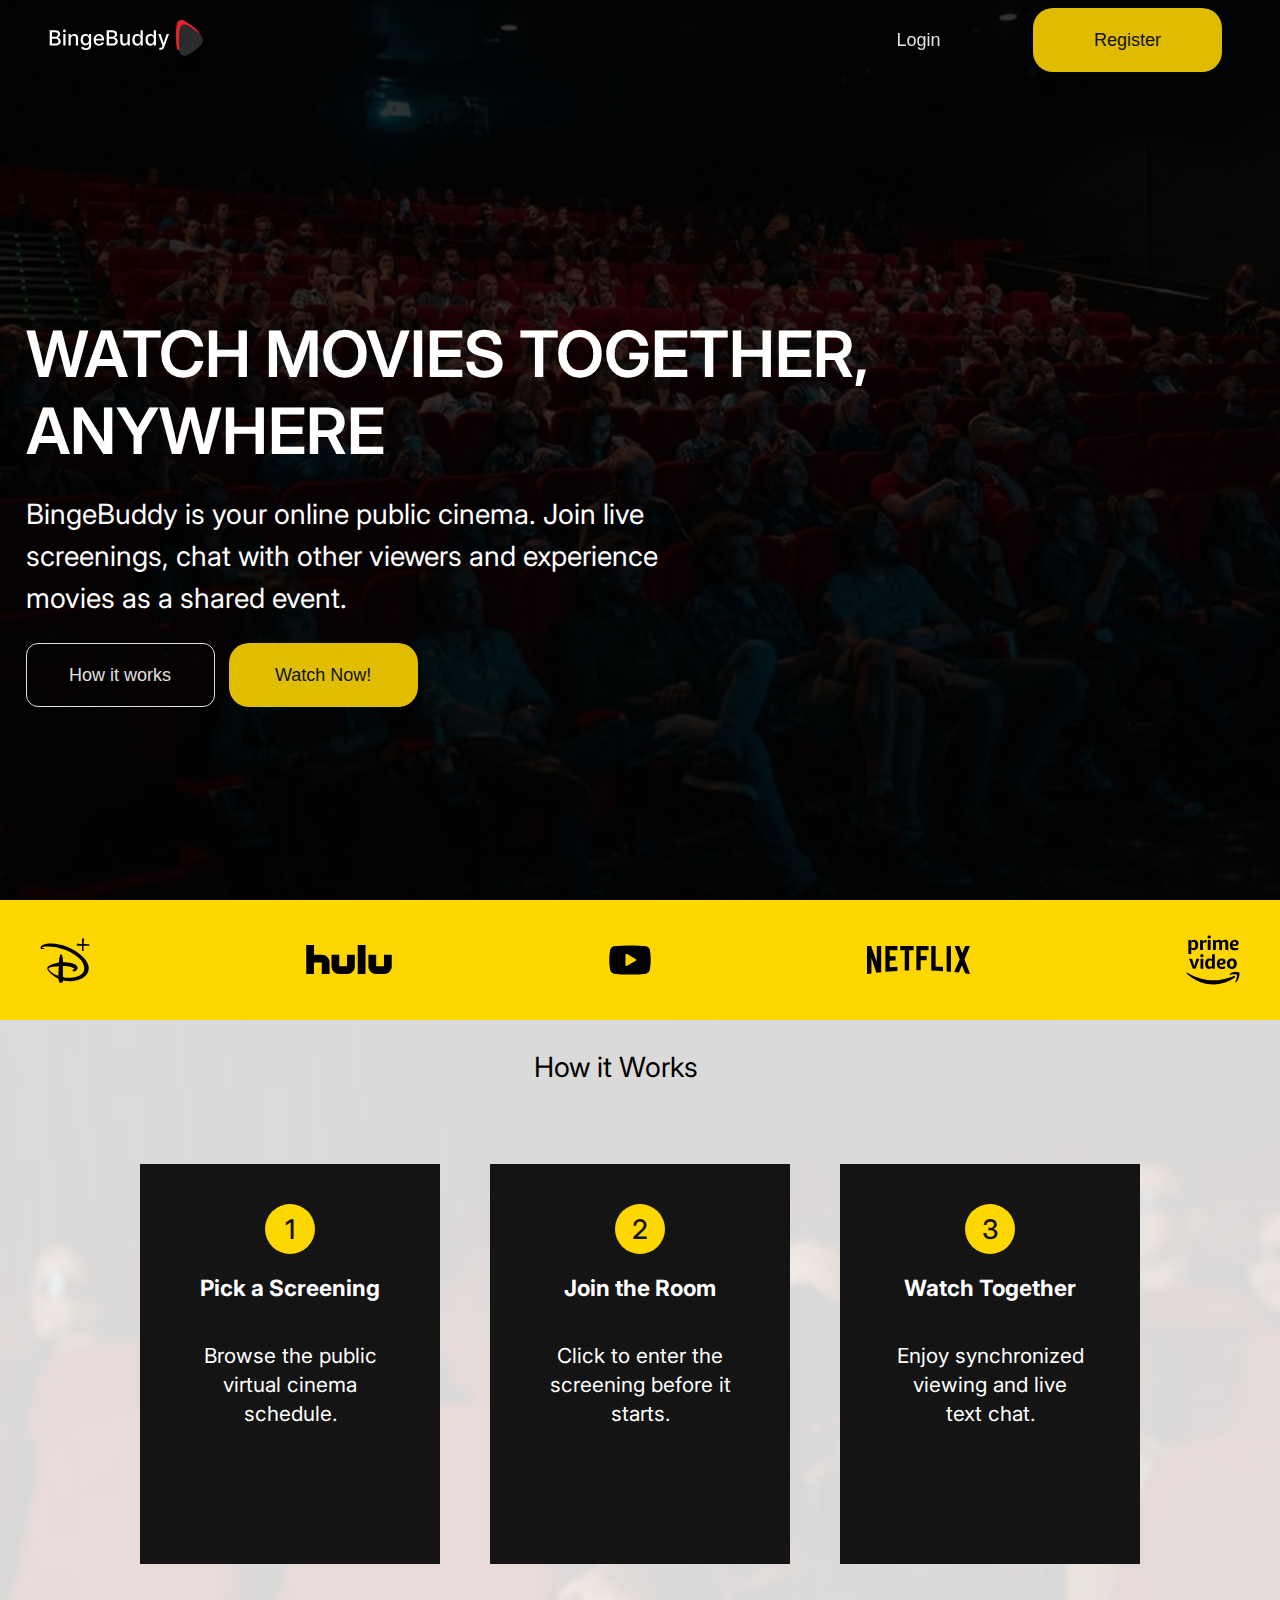
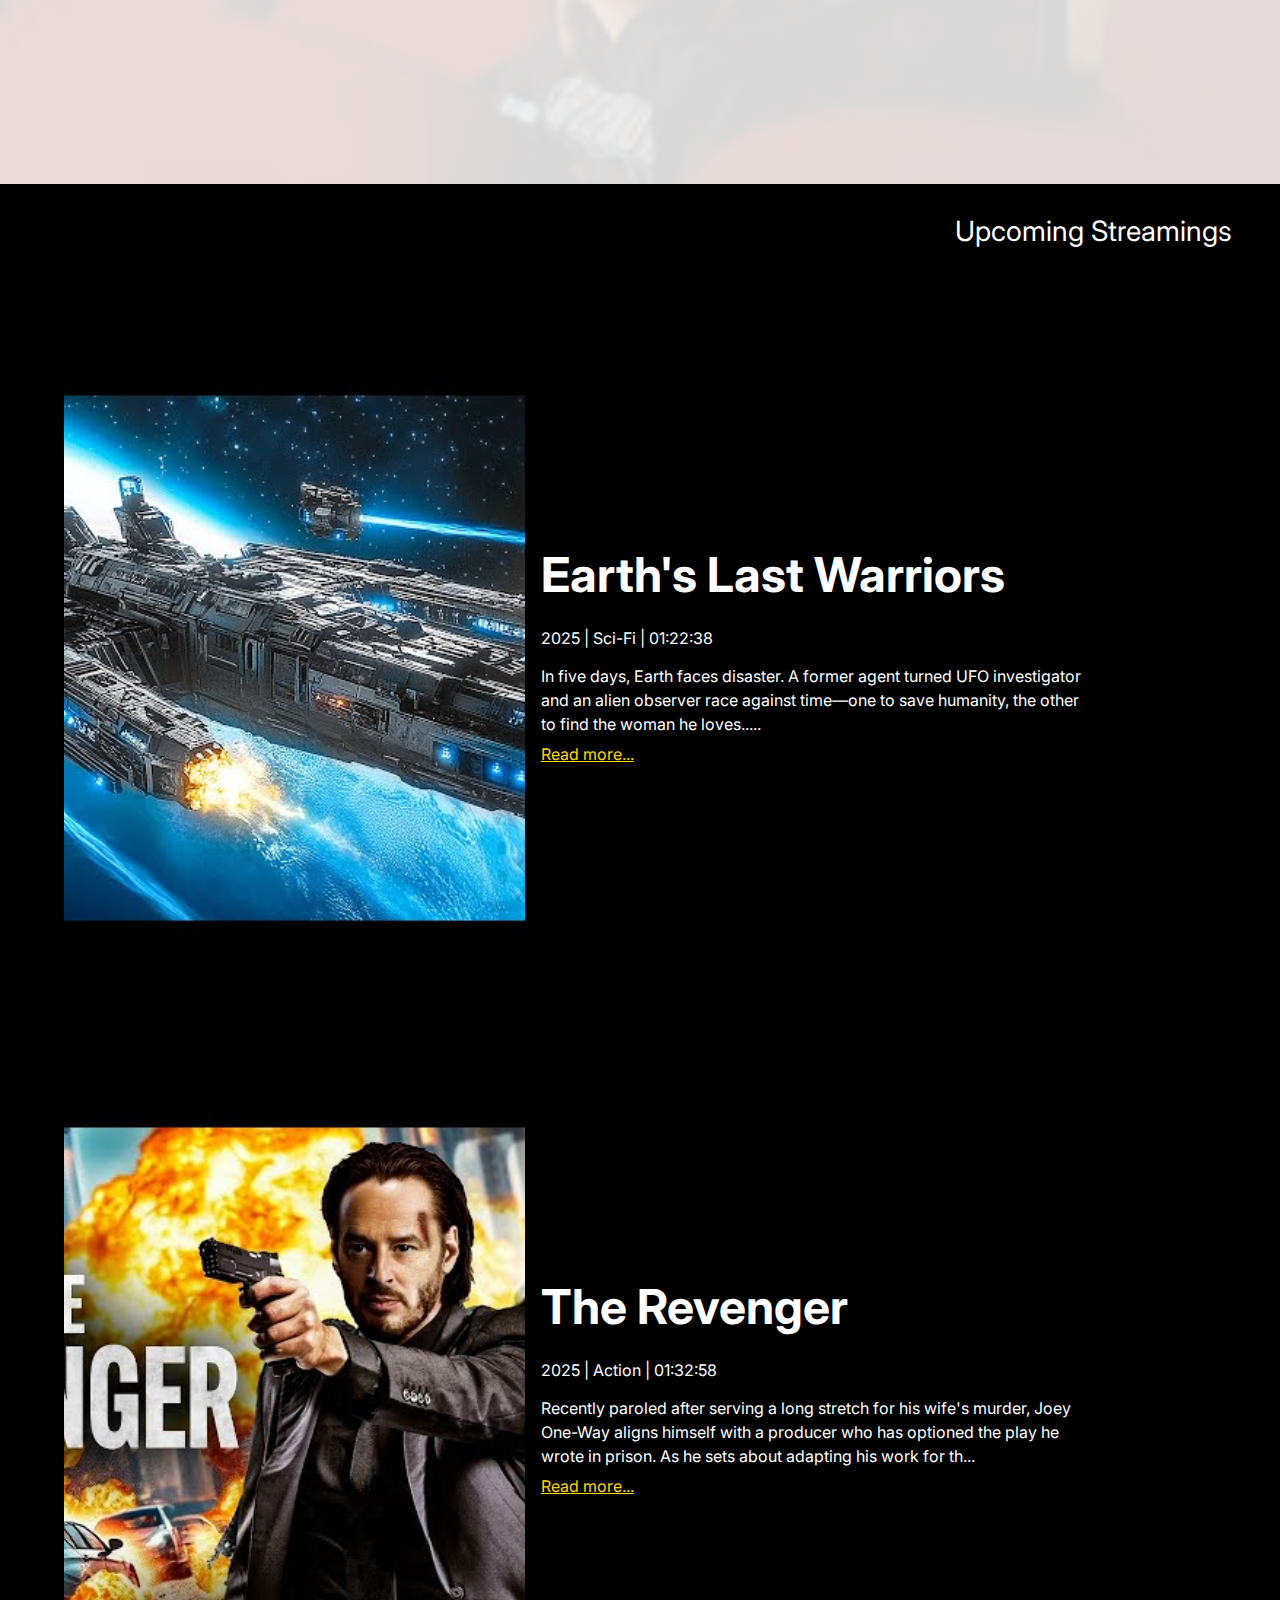
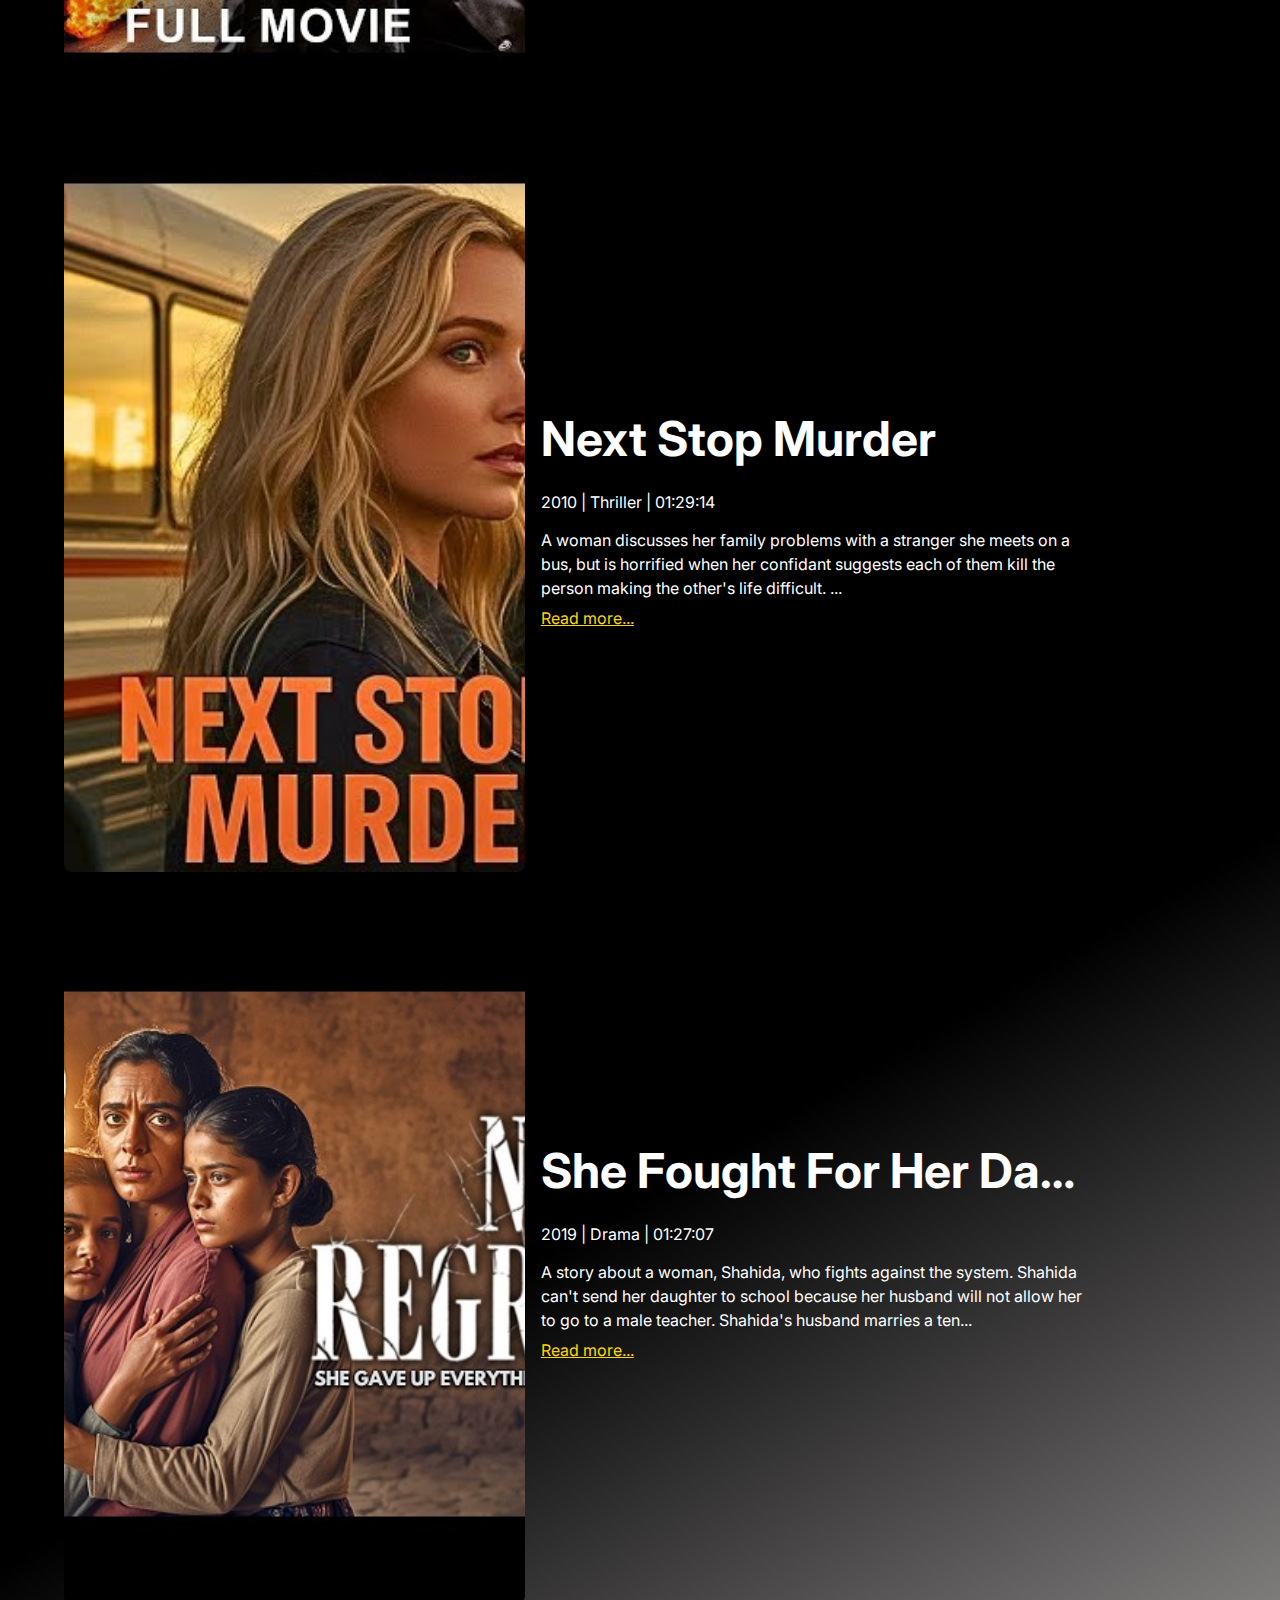
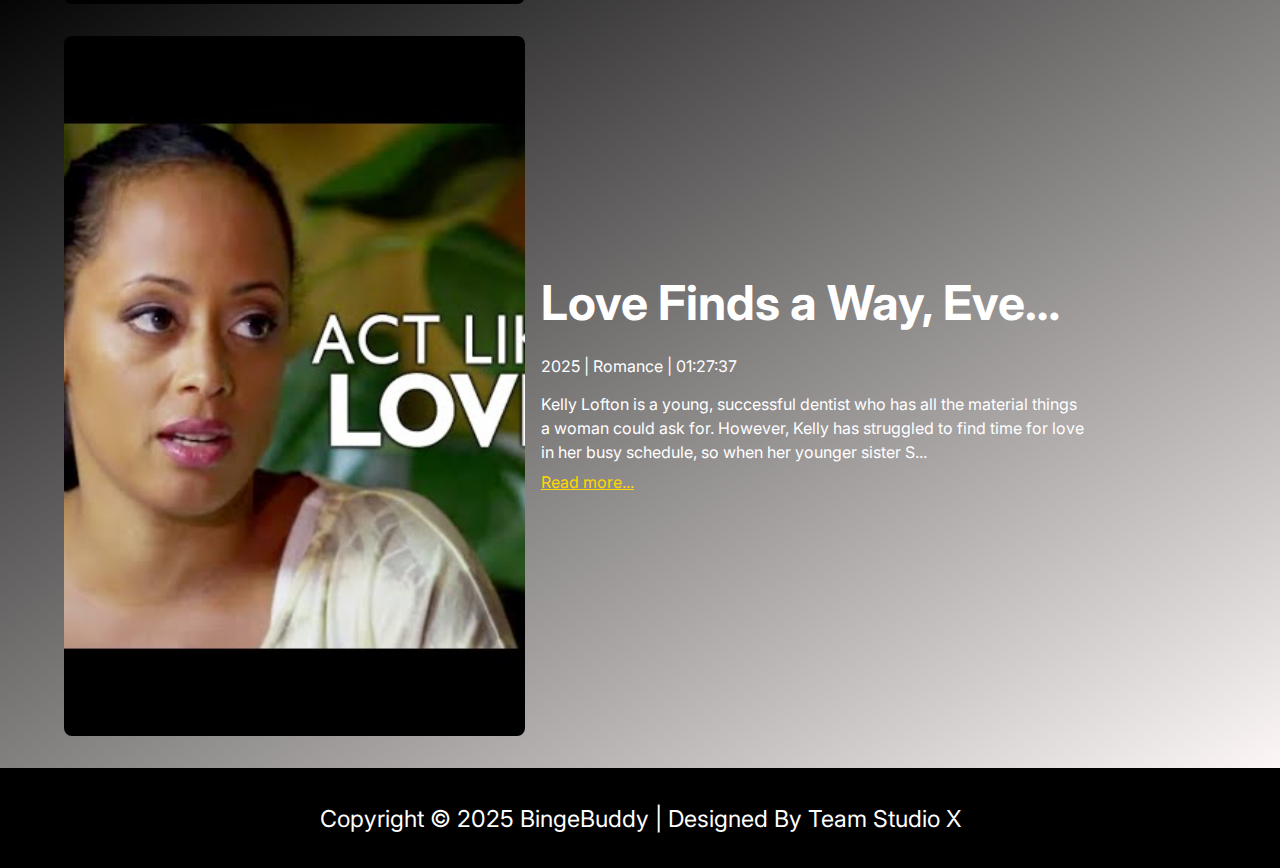
<file: index.html>
<!DOCTYPE html>
<html lang="en">

<head>
  <meta charset="UTF-8">
  <meta name="viewport" content="width=device-width, initial-scale=1.0">

  <title>BingeBuddy | Stream Your Favorite Shows, Movies and Drama With Family and Friends</title>

  <!-- CUSTOM CSS-->
  <link rel="stylesheet" type="text/css" href="styles/index.css" type="text/css">
</head>

<body>
  <header id="header">
    <a href="index.html"><img src="images/brandlogo.svg" alt="BingeBuddy Logo" id="brand"></a>
    <nav id="navLinks">
      <ul>
        <li>
          <a href="login.html">
            <button id="loginCta">
              Login
            </button>
          </a>
        </li>
        <li>
          <a href="signup.html">
            <button id="registerCta">
              Register
            </button>
          </a>
        </li>
      </ul>
    </nav>
    <div class="toggler"><img src="images/ci_hamburger-lg.png" alt="Menu Toggle"></div>
  </header>

  <main>
    <section id="homePage" class="page">
      <div id="container">
        <div id="title">
          <h1>WATCH MOVIES TOGETHER,<br>
            ANYWHERE</h1>
        </div><!-- #title -->
        <div class="article">
          <p>BingeBuddy is your online public cinema. Join live <br> screenings, chat with other viewers and experience
            <br>movies as a shared event.
          </p>
        </div>
        <div><!-- .article -->
          <button class="how-it-works"><a href="#page">How it works</a></button>
          <button class="watch-now"><a href="login.html">Watch Now!</a></button>
        </div>
      </div><!-- #container -->
    </section><!-- #homePage -->

    <section class="sites">
      <img src="images/logo-disney.svg" alt="Disney" id="disney">
      <img src="images/logo-hulu.svg" alt="Hulu" id="hulu">
      <img src="images/logo-youtube.svg" alt="Youtube" id="youtube">
      <img src="images/logo-netflix.svg" alt="Netflix" id="netflix">
      <img src="images/logo-prime.svg" alt="Prime videos" id="prime">
    </section><!-- sites -->

    <section class="page" id="page">
      <div>
        <div class="title">How it Works</div>
        <div id="theFlow">
          <div class="process">
            <p class="flow-count">1</p>
            <h2>Pick a Screening</h2>
            <p class="text_process">Browse the public <br>virtual cinema <br> schedule.</p>
          </div><!-- .process -->

          <div class="process">
            <p class="flow-count">2</p>
            <h2>Join the Room</h2>
            <p class="text_process">Click to enter the <br>screening before it <br> starts.</p>
          </div><!-- .process -->

          <div class="process">
            <p class="flow-count">3</p>
            <h2>Watch Together</h2>
            <p class="text_process">Enjoy synchronized <br>viewing and live <br> text chat.</p>
          </div><!-- .process -->
        </div><!-- #theFlow -->
      </div>
    </section>
    <section class="page2">
      <div class="title"><a href="login.html">Upcoming Streamings</a></div>
      <div class="movie-list" id="movieList">
        <!-- Cards will be added dynamically -->
      </div>
    </section>
  </main>
  <footer>
    <small>Copyright &#169; 2025 BingeBuddy | Designed By Team Studio X</small>
  </footer>
  <script src="Js/index.js"></script>
</body>

</html>
</file>
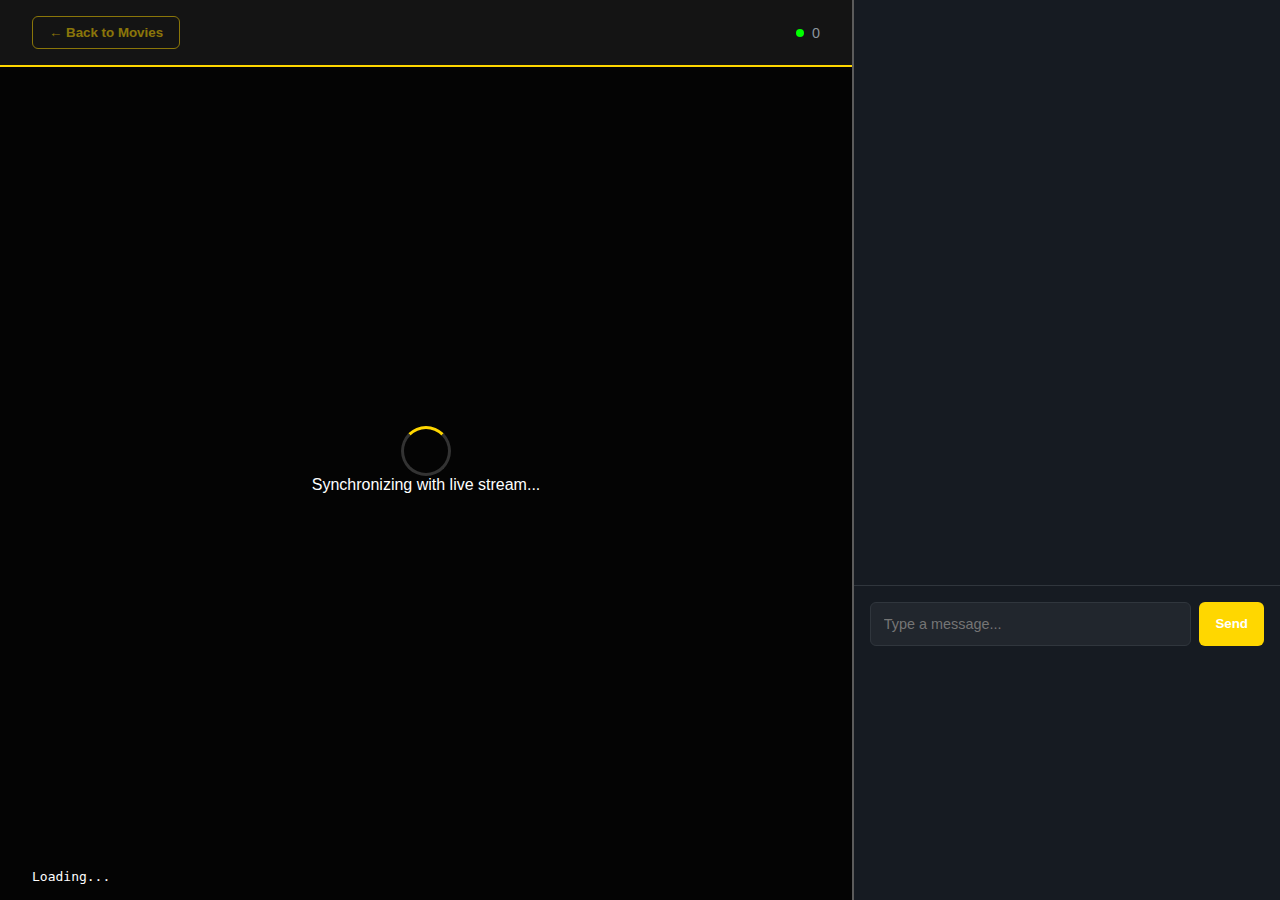
<file: cinema.html>
<!DOCTYPE html>
<html lang="en">

<head>
    <meta charset="UTF-8" />
    <meta name="viewport" content="width=device-width, initial-scale=1.0" />
    <title>Virtual Cinema - Live Viewing</title>
    <link rel="stylesheet" href="styles/cinema.css" />
</head>

<body>
    <div class="cinema-container">
        <div class="video-section">
            <div class="video-header">
                <div>
                    <button class="back-btn" onclick="goBack()">← Back to Movies</button>
                </div>
                <div class="sync-status">
                    <div class="sync-indicator"></div>
                    <span id="viewerCount">0</span>
                </div>
            </div>

            <div class="video-container">
                <div id="clickOverlay" style="position: absolute; top: 0; left: 0; right: 0; bottom: 0; z-index: 10;">
                </div>
                <div class="loading-overlay" id="loadingOverlay">
                    <div class="spinner"></div>
                    <div>Synchronizing with live stream...</div>
                </div>
                <div id="videoFrame" class="video-frame"></div>
            </div>

            <div class="video-controls">
                <div class="time-display" id="timeDisplay">
                    Loading...
                </div>
            </div>
        </div>

        <div class="chat-section">
            <div class="chat-messages" id="chatMessages">
            </div>

            <div class="chat-input">
                <div class="input-group">
                    <input type="text" class="chat-text-input" id="chatInput" placeholder="Type a message..."
                        onkeypress="handleChatKeyPress(event)" />
                    <button class="send-btn" onclick="sendMessage()">Send</button>
                </div>
            </div>
        </div>
    </div>

    <script src="https://www.youtube.com/iframe_api"></script>
    <script src="Js/cinema.js"></script>
</body>

</html>
</file>
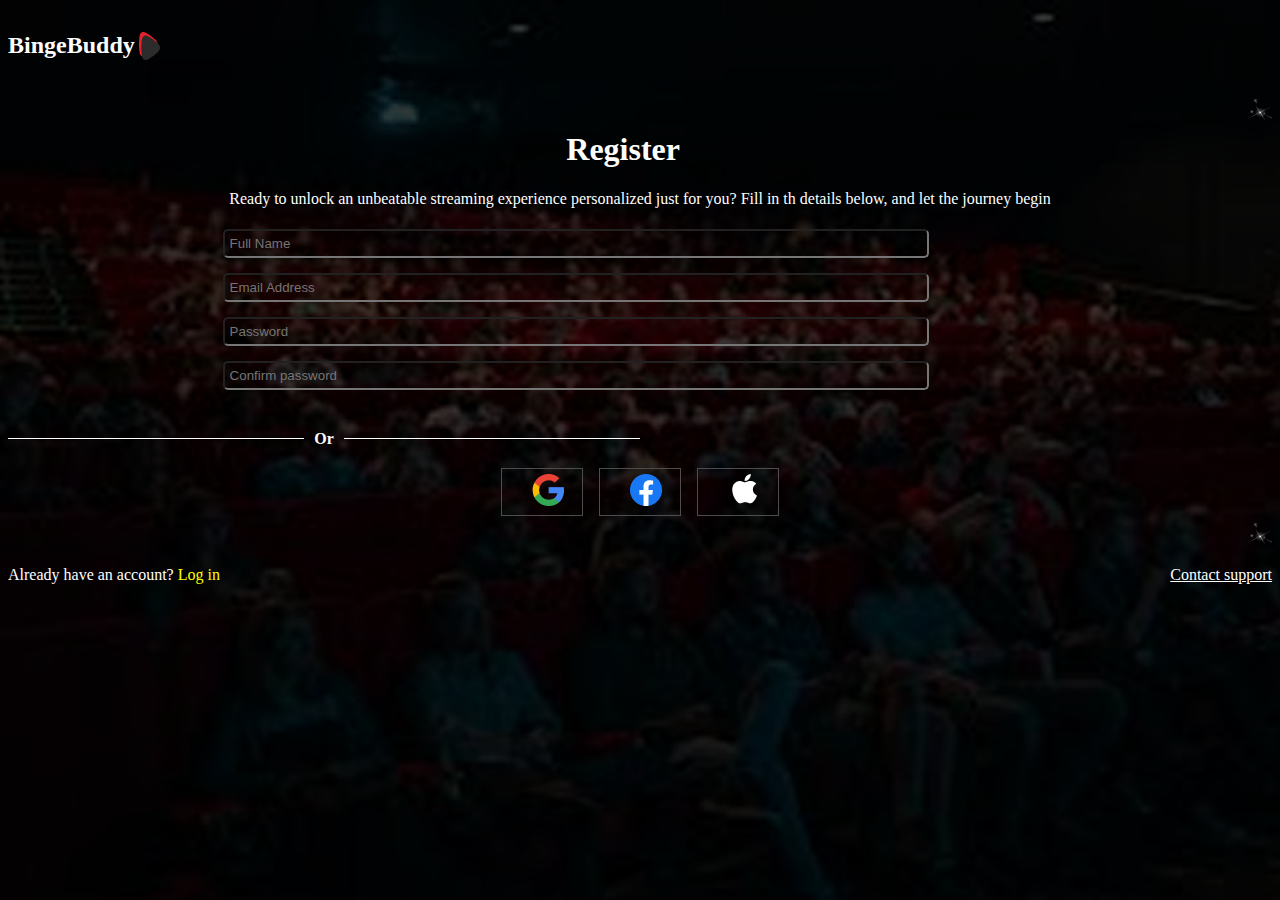
<file: index3.html>
<!DOCTYPE html>
<html lang="en">
  <head>
    <meta charset="UTF-8" />
    <meta name="viewport" content="width=device-width, initial-scale=1.0" />
    <title>Document</title>
    <link rel="stylesheet" href="style2.css" />
  </head>
  <body>
    <h4 class="brand">
      BingeBuddy <img src="Group 1.png" class="logo" /><br />
    </h4>
    <img src="Livello 8 (1).png" class="design" style="height: 50px" /><br />
    <div class="container">
      <h1>Register</h1>
      <p class="paragraph">
        Ready to unlock an unbeatable streaming experience personalized just for
        you? Fill in th details below, and let the journey begin
      </p>

      <div class="textarea">
        <input
          type="text"
          id="fullname"
          placeholder="Full Name"
          required
          class="textarea"
        /><br />

        <input
          type="email"
          id="email"
          placeholder="Email Address"
          required
          class="textarea"
        /><br />

        <input
          type="text"
          id="password"
          placeholder="Password"
          required
          class="textarea"
        /><br />

        <input
          type="password"
          id="confirmpassword"
          placeholder="Confirm password"
          required
          class="textarea"
        /><br />
      </div>
      <div class="hrWrap">
        <div class="divider">
  
       <span>Or</span>
     
      
        </div>
      </div>

      <div class="mgSocial">
      <a href="www.google.com"   class="social"><img class="" src="Social icon.png"></a> </a>
      <a href="www.facebook.com"  class="social" ><img src="Social icon (3).png" /></a>
      <a href="www.apple.com" class="social"><img src="./Social icon (1).png"/></a>
    </div>

    <img src="Livello 8 (1).png" class="design" style="height: 50px;"/>

    <div class="time">
      <div>
        Already have an account? <a href="index.html" class="anchor">Log in</a>
      </div>
      <div class="contact">
        <a href="contactsupport" class="contact"> Contact support </a>
      </div>
    </div>
  </body>
</html>
</file>
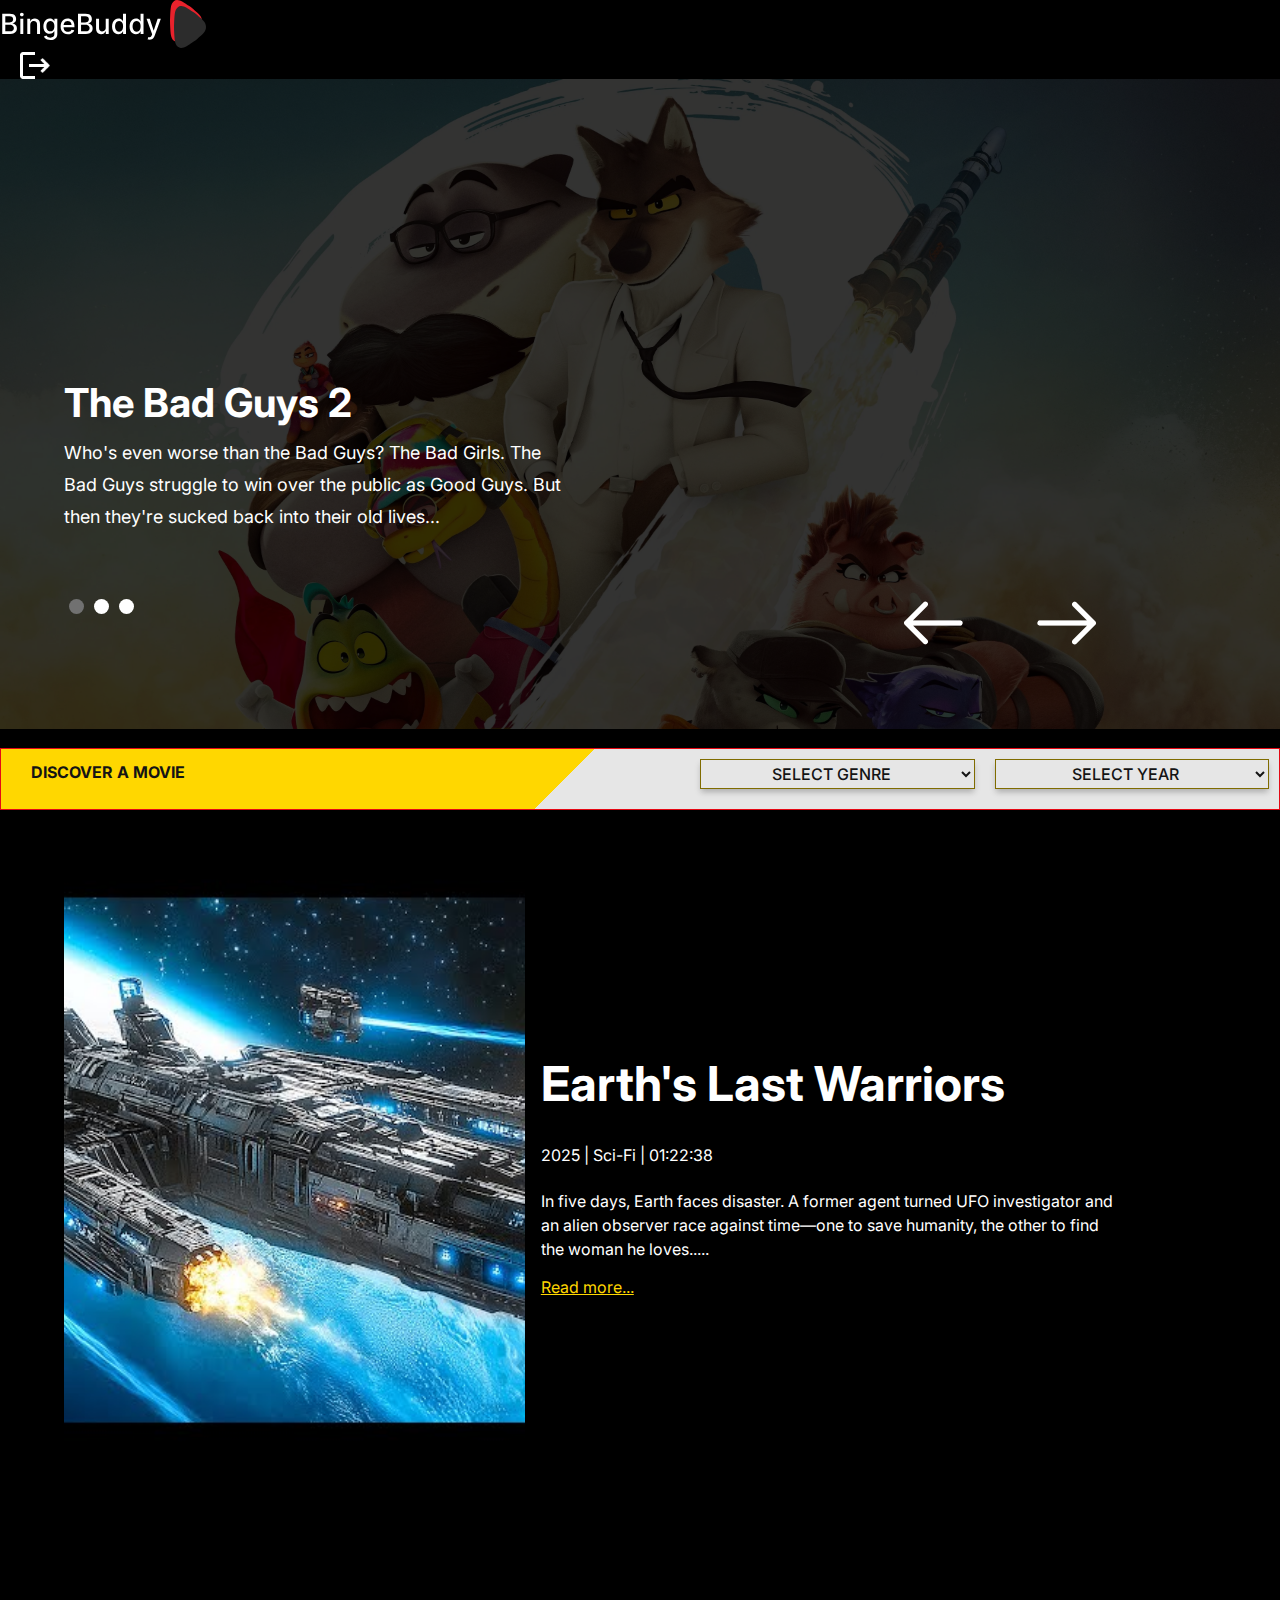
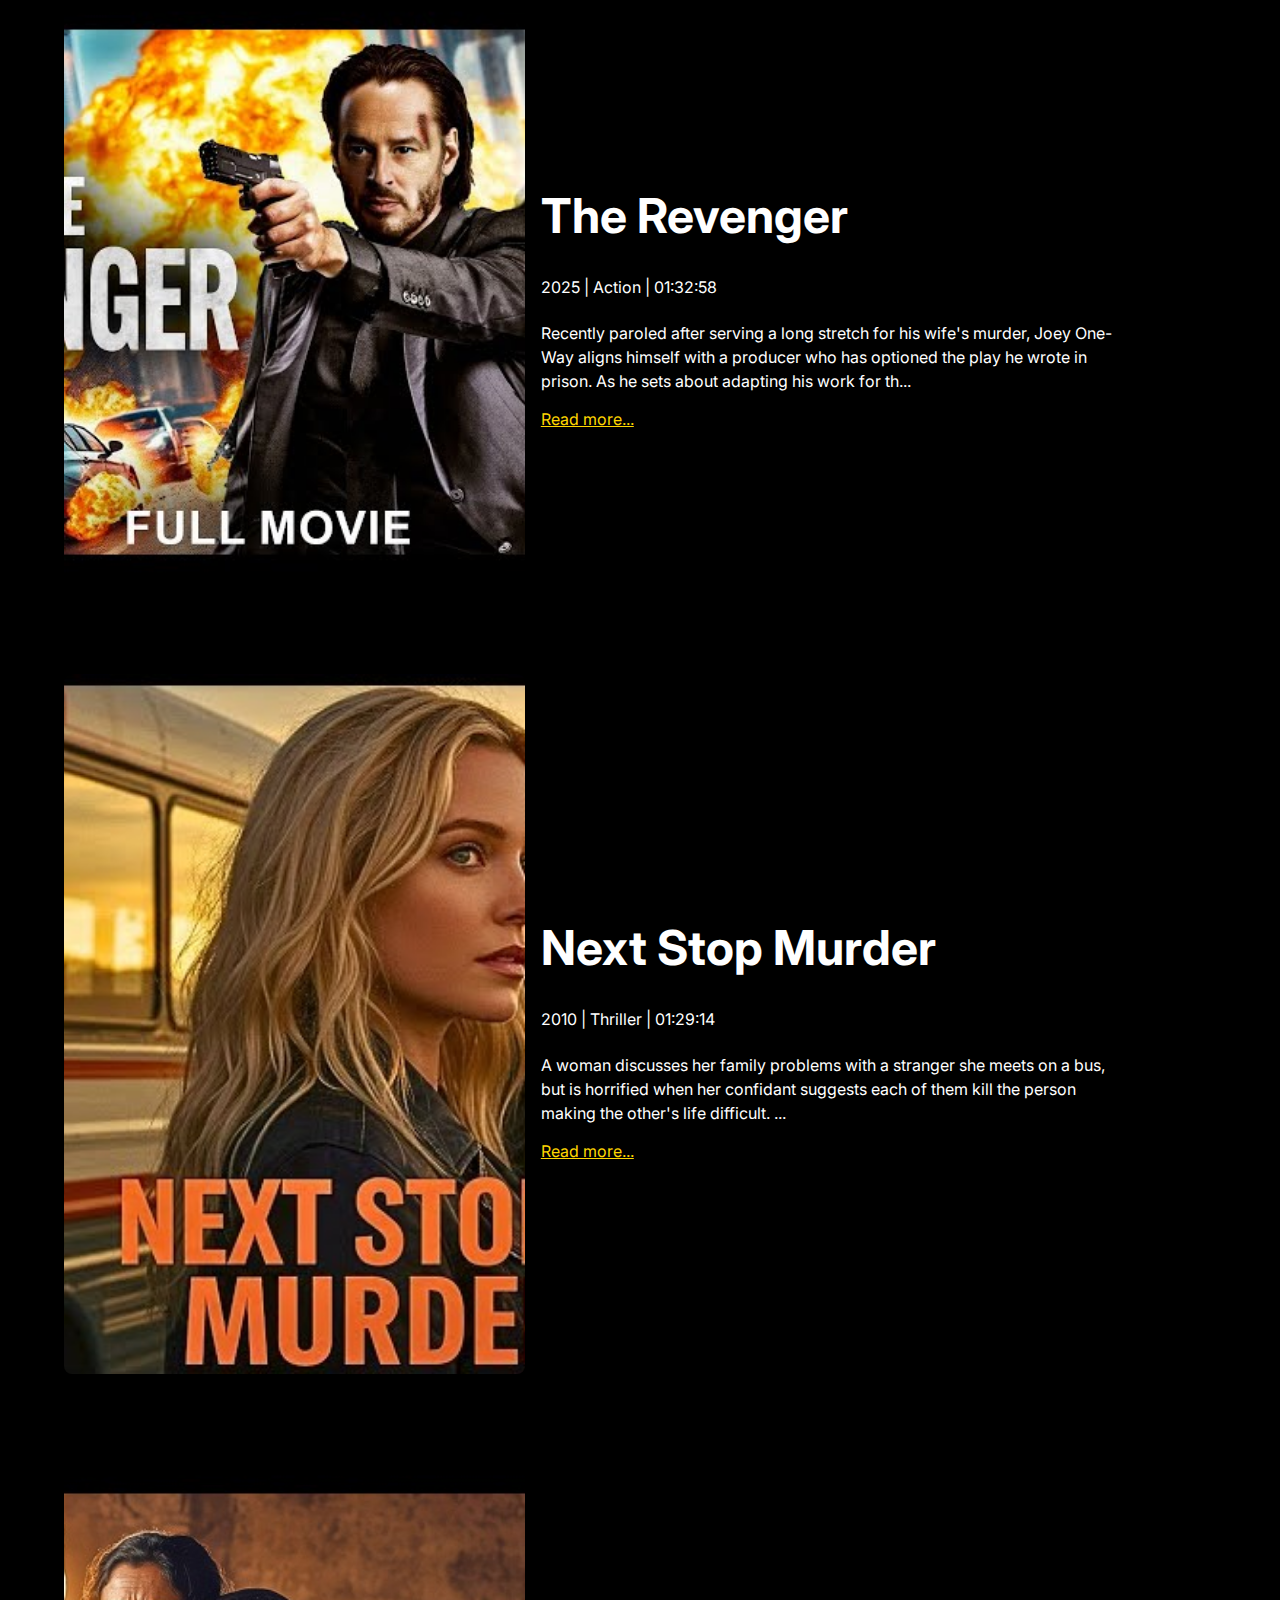
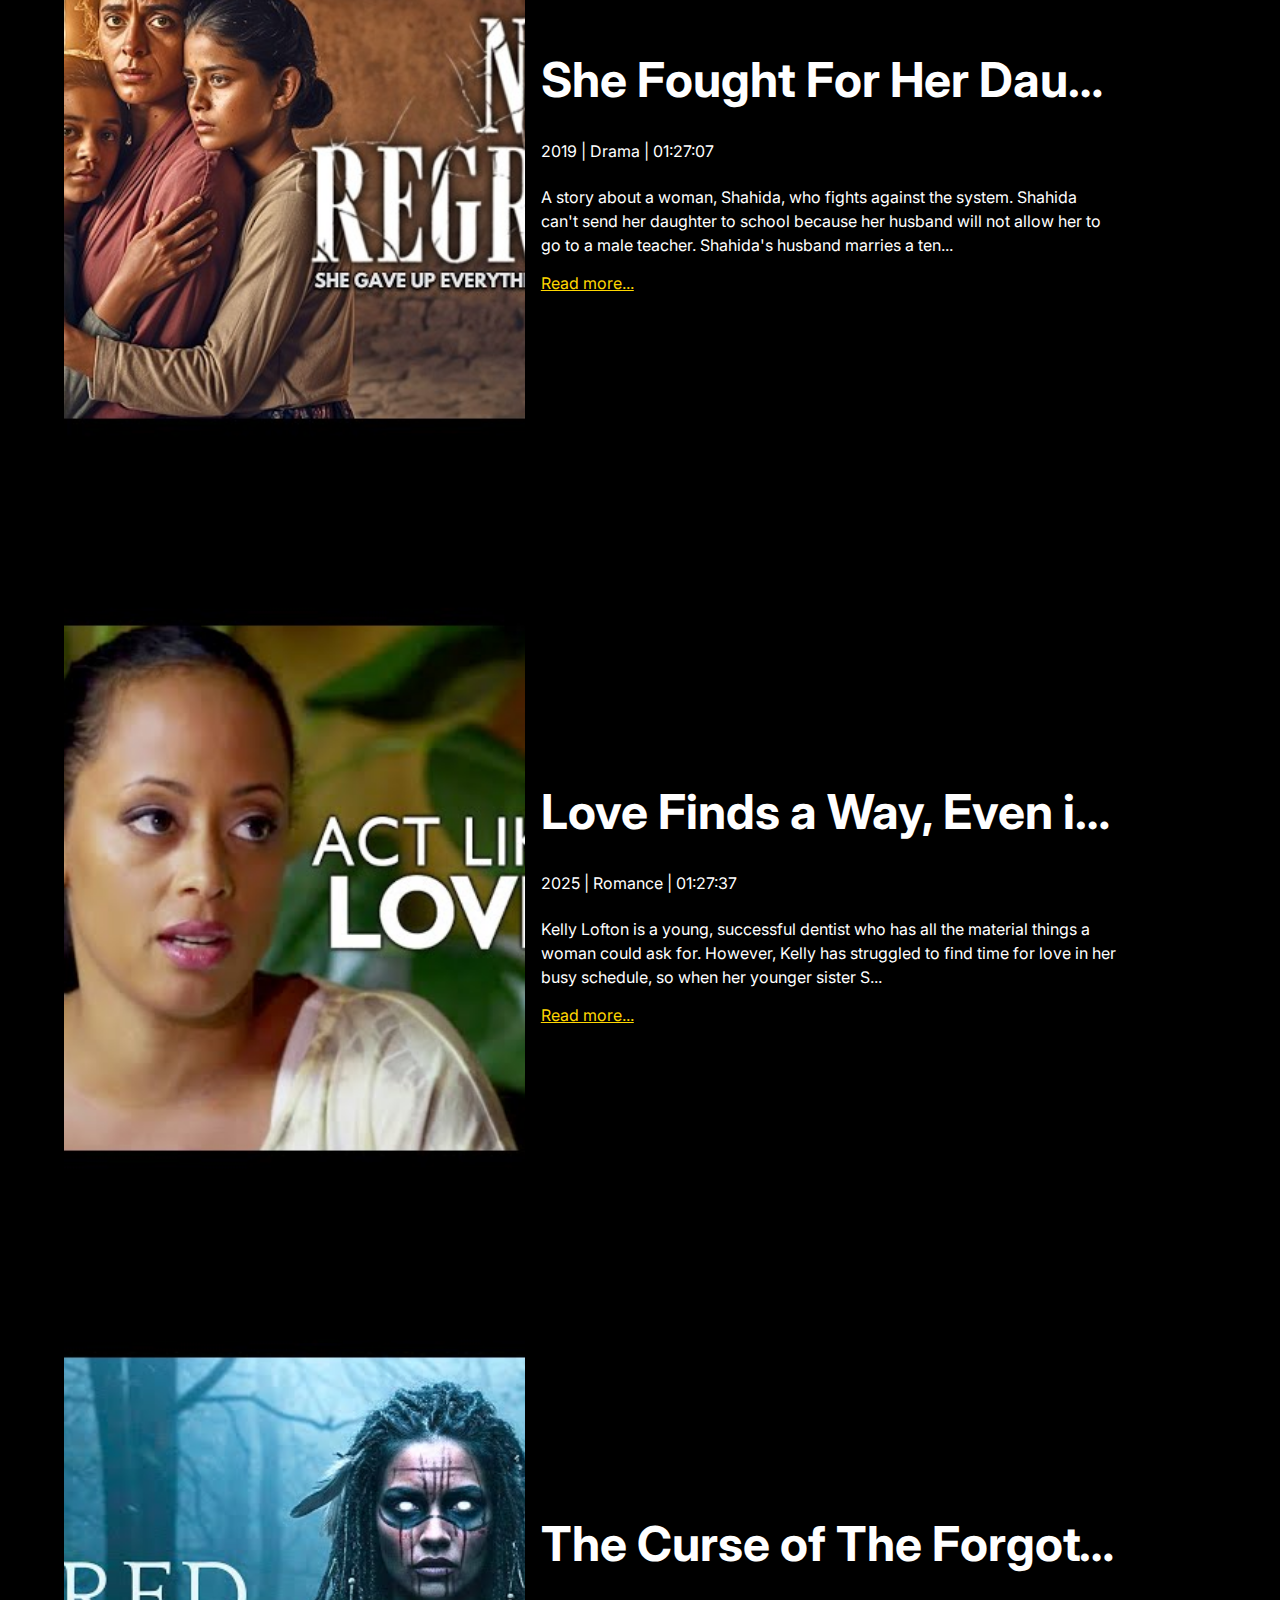
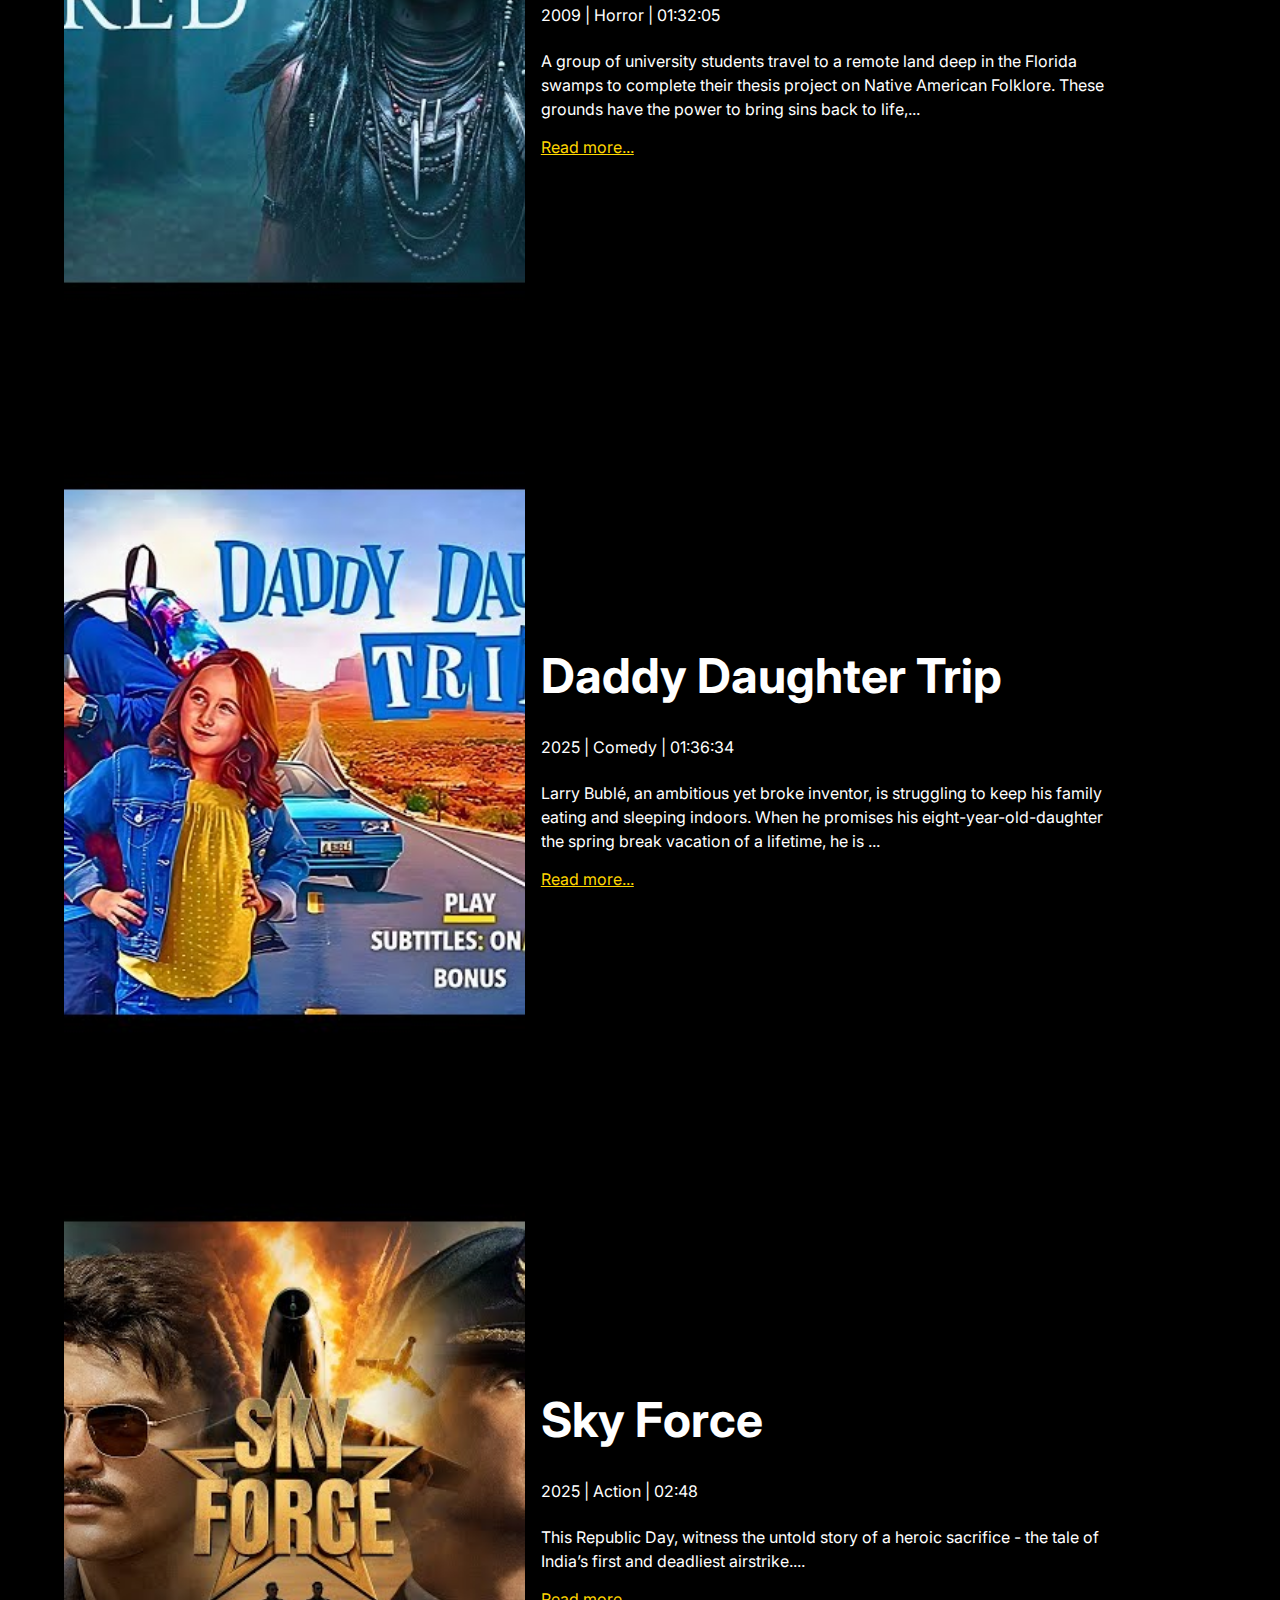
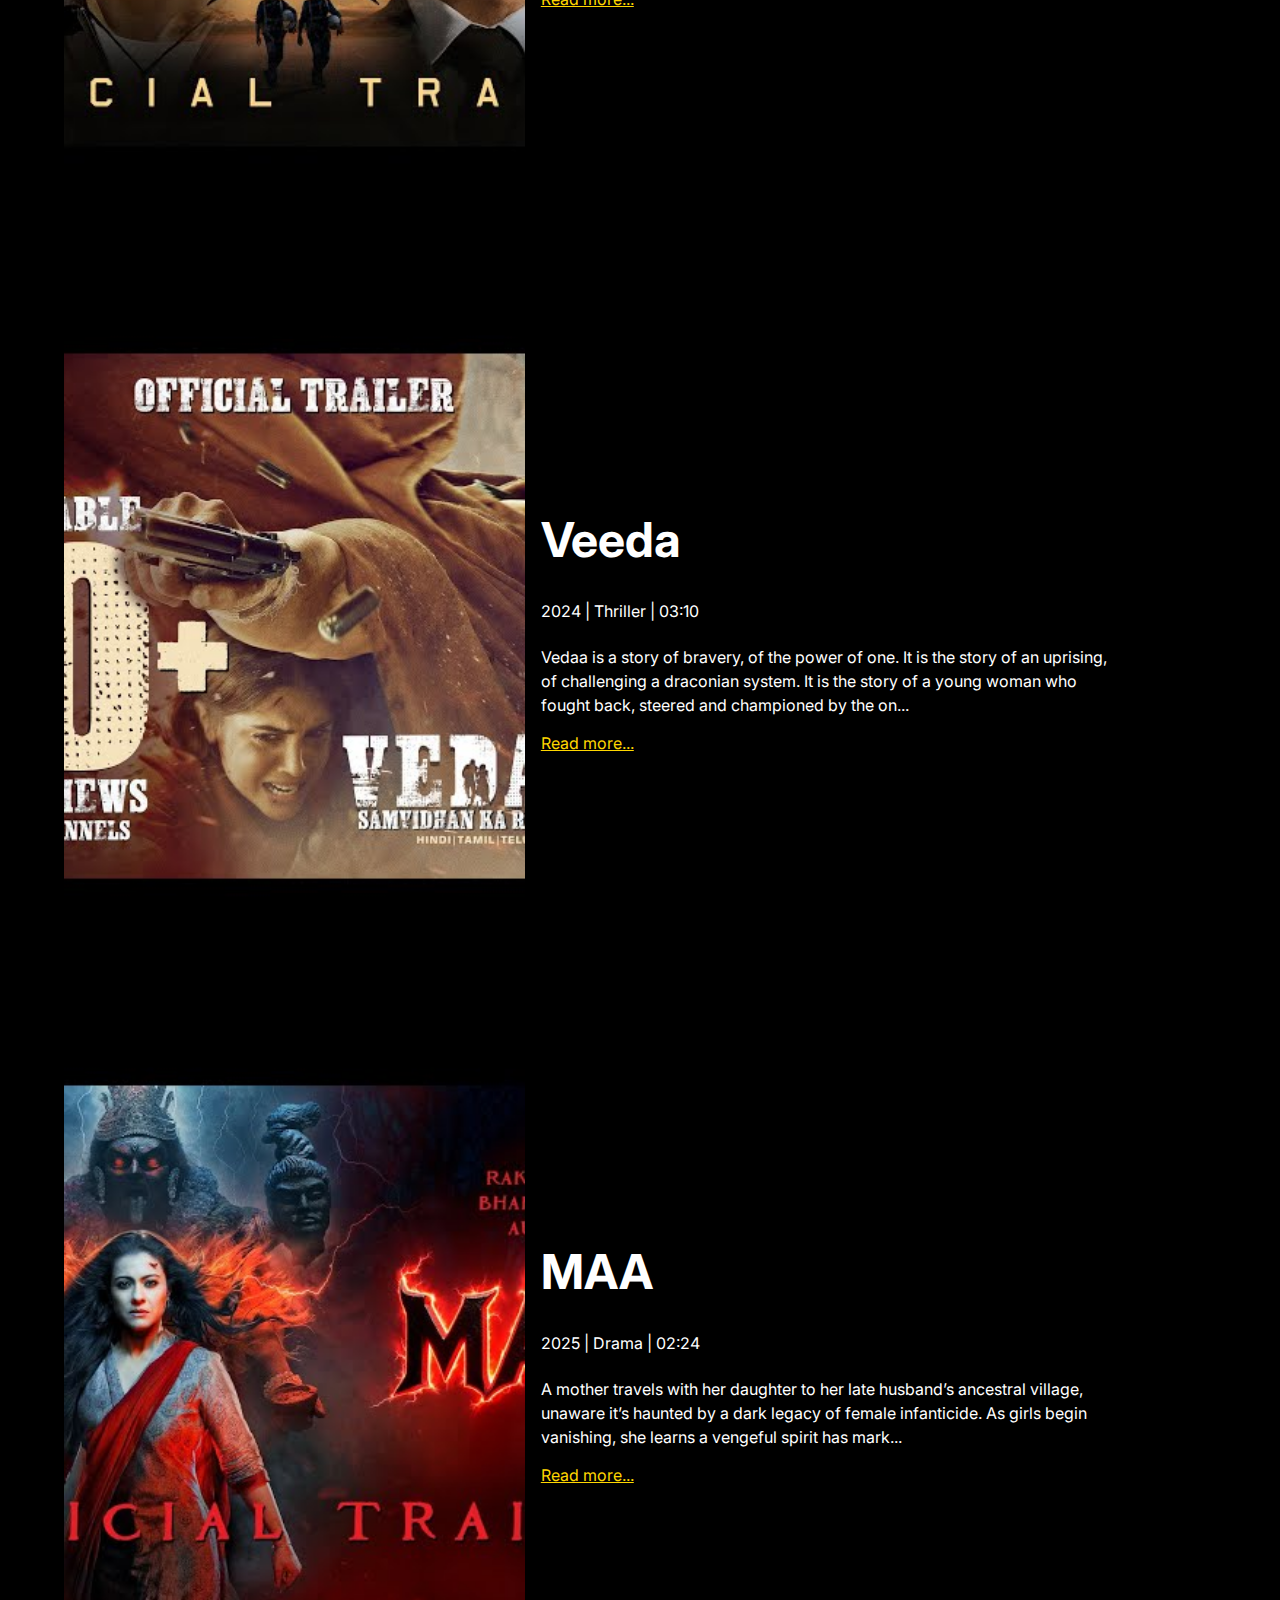
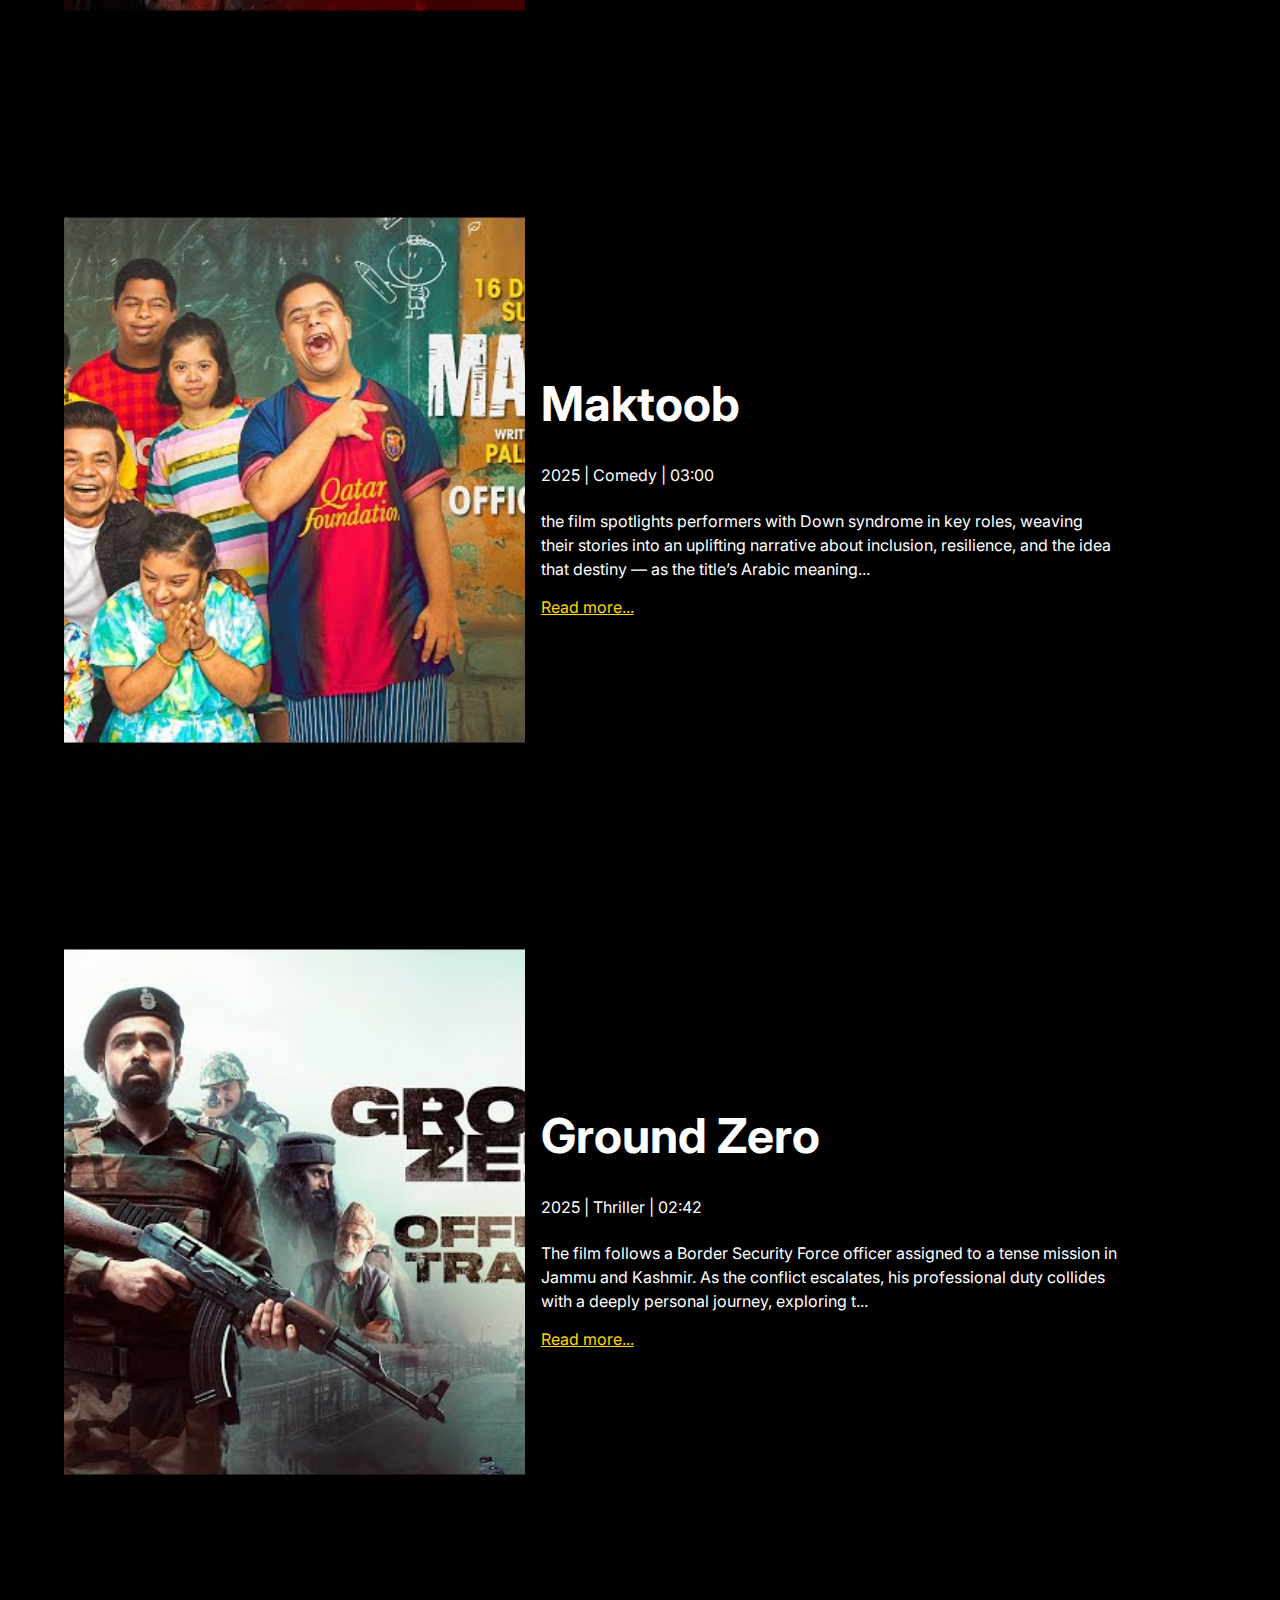
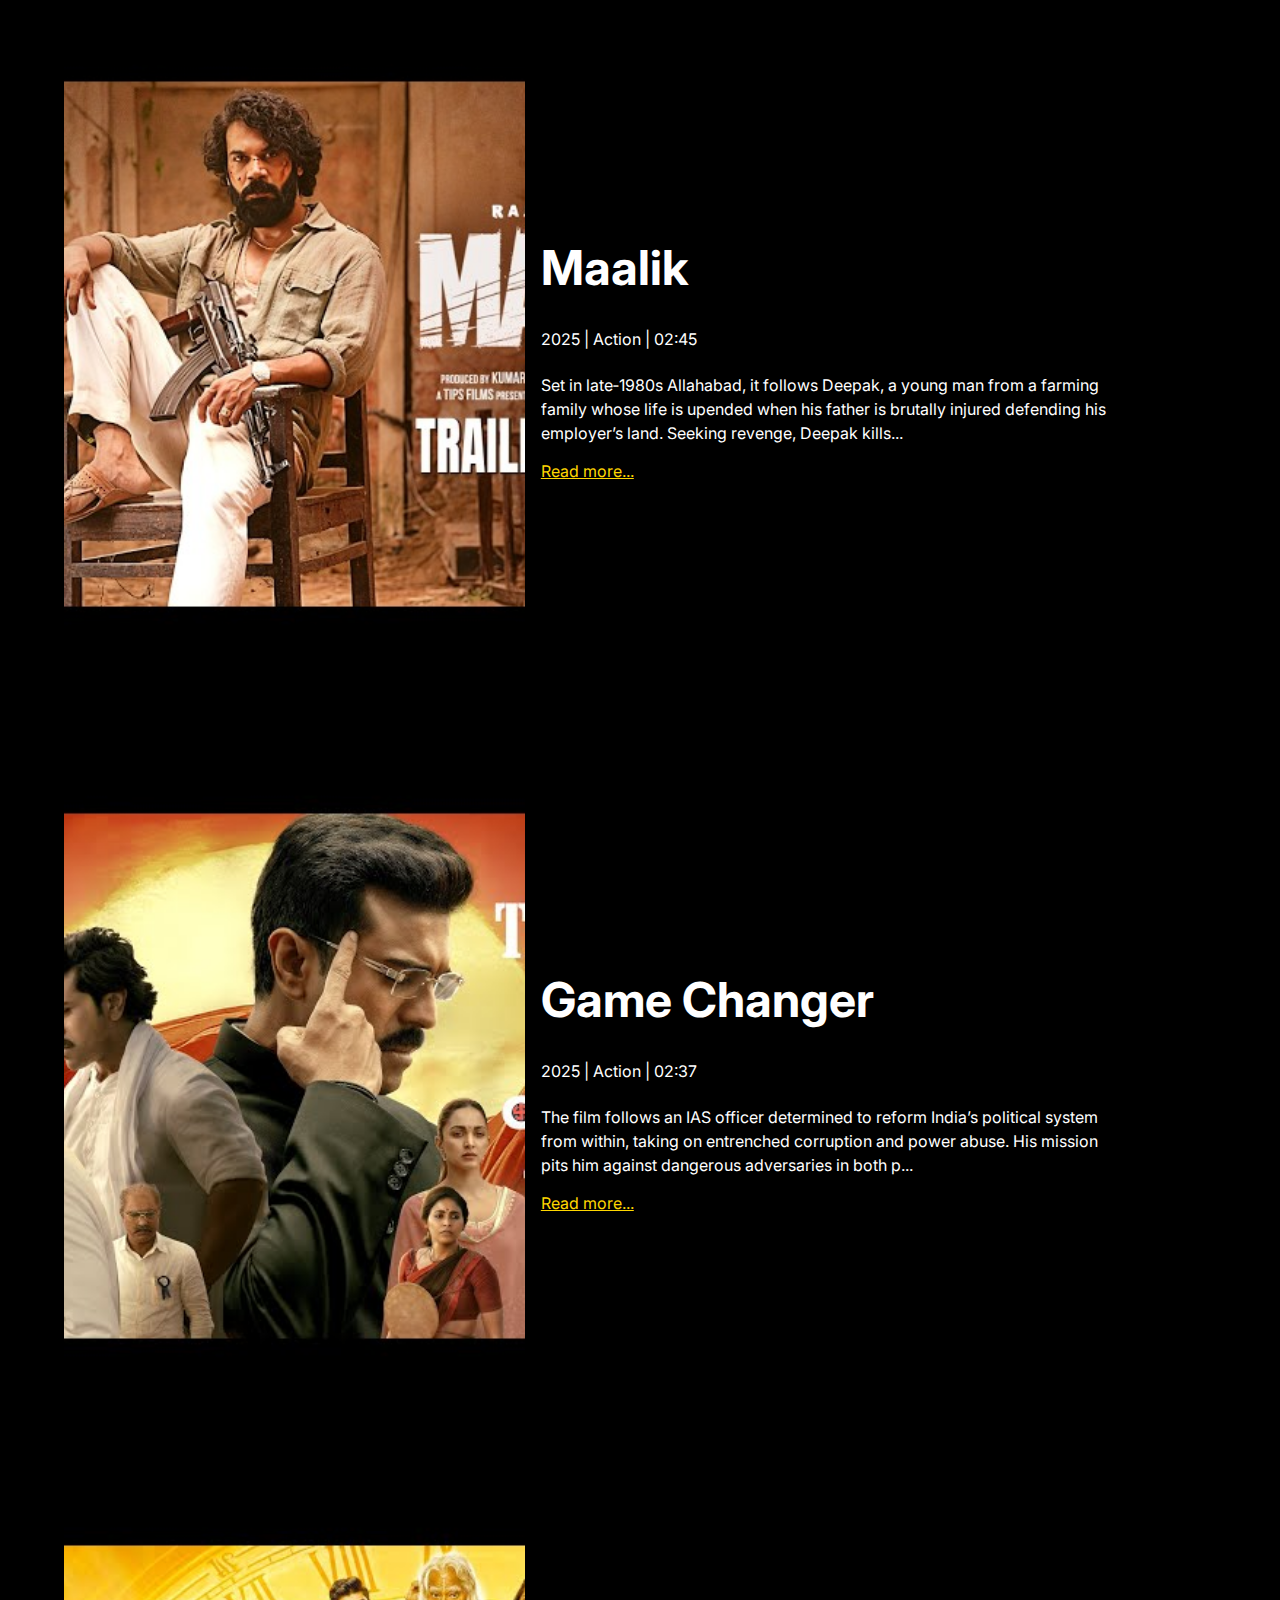
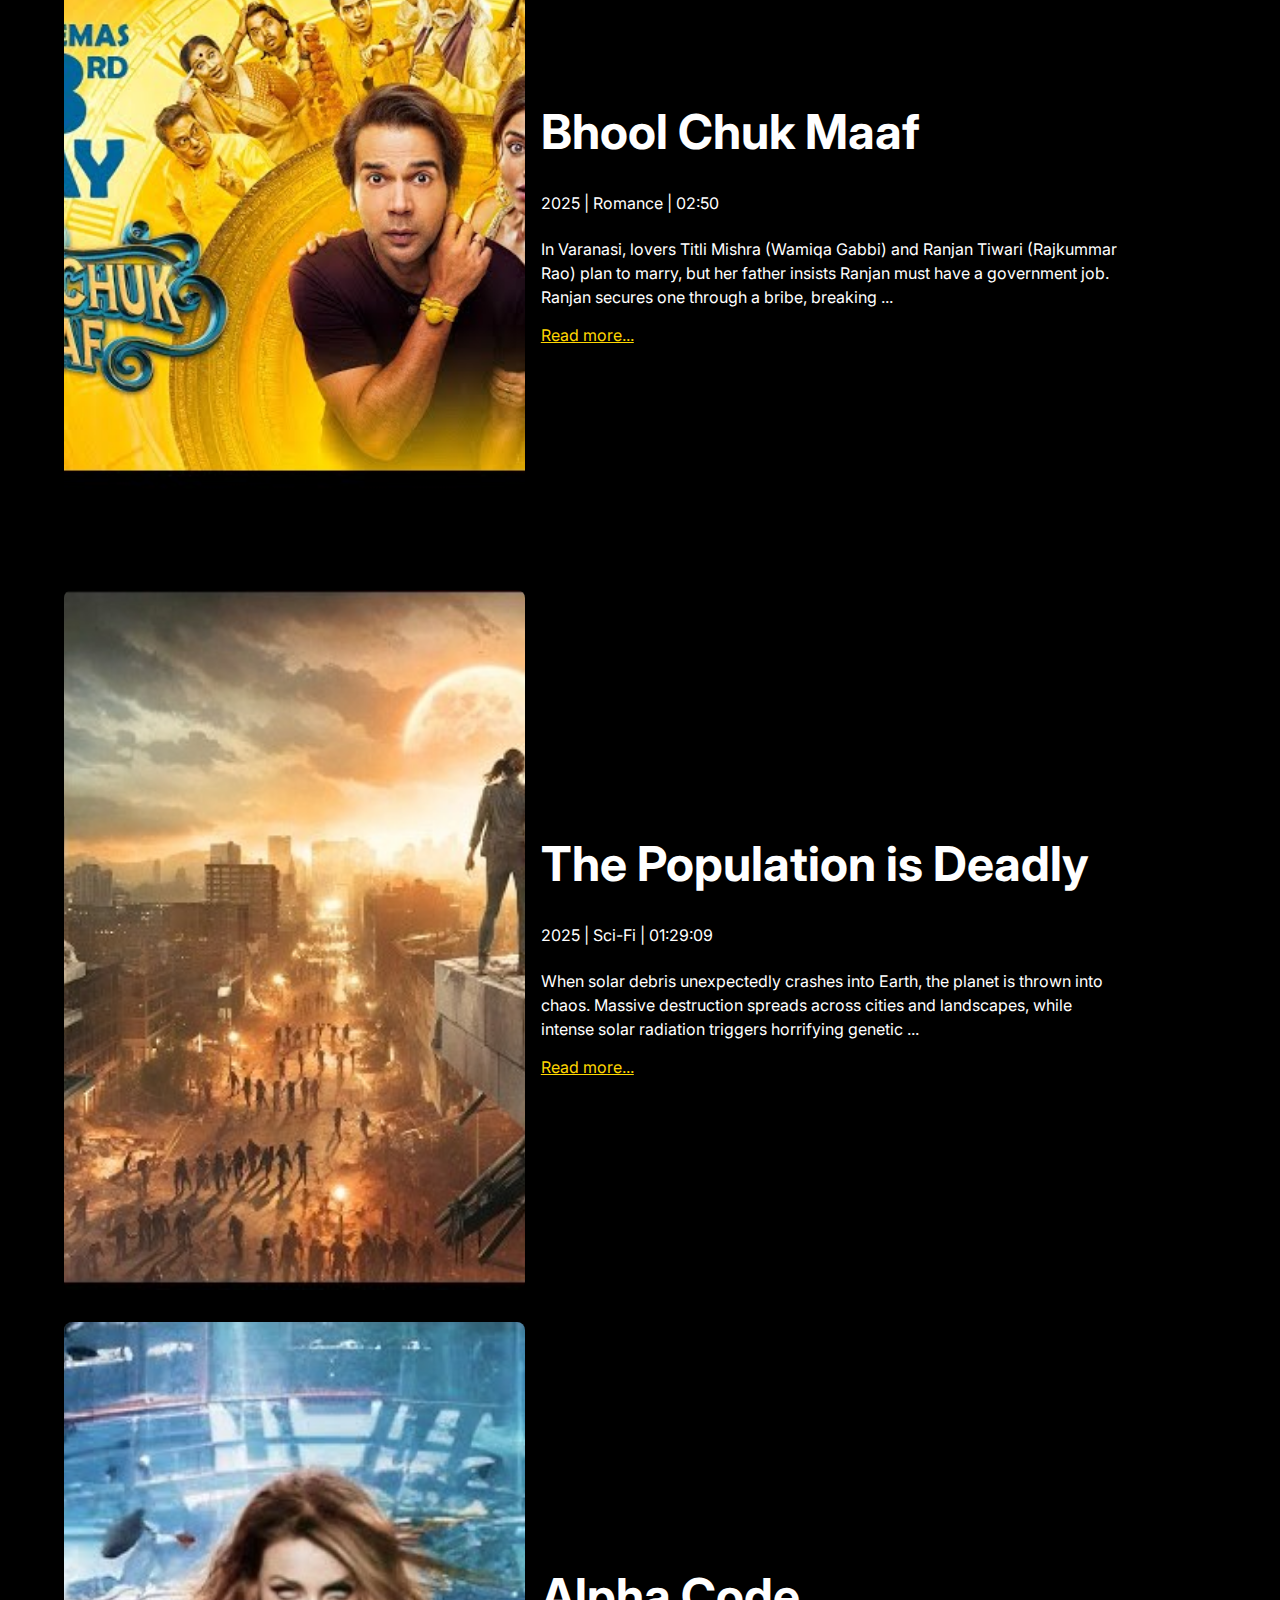
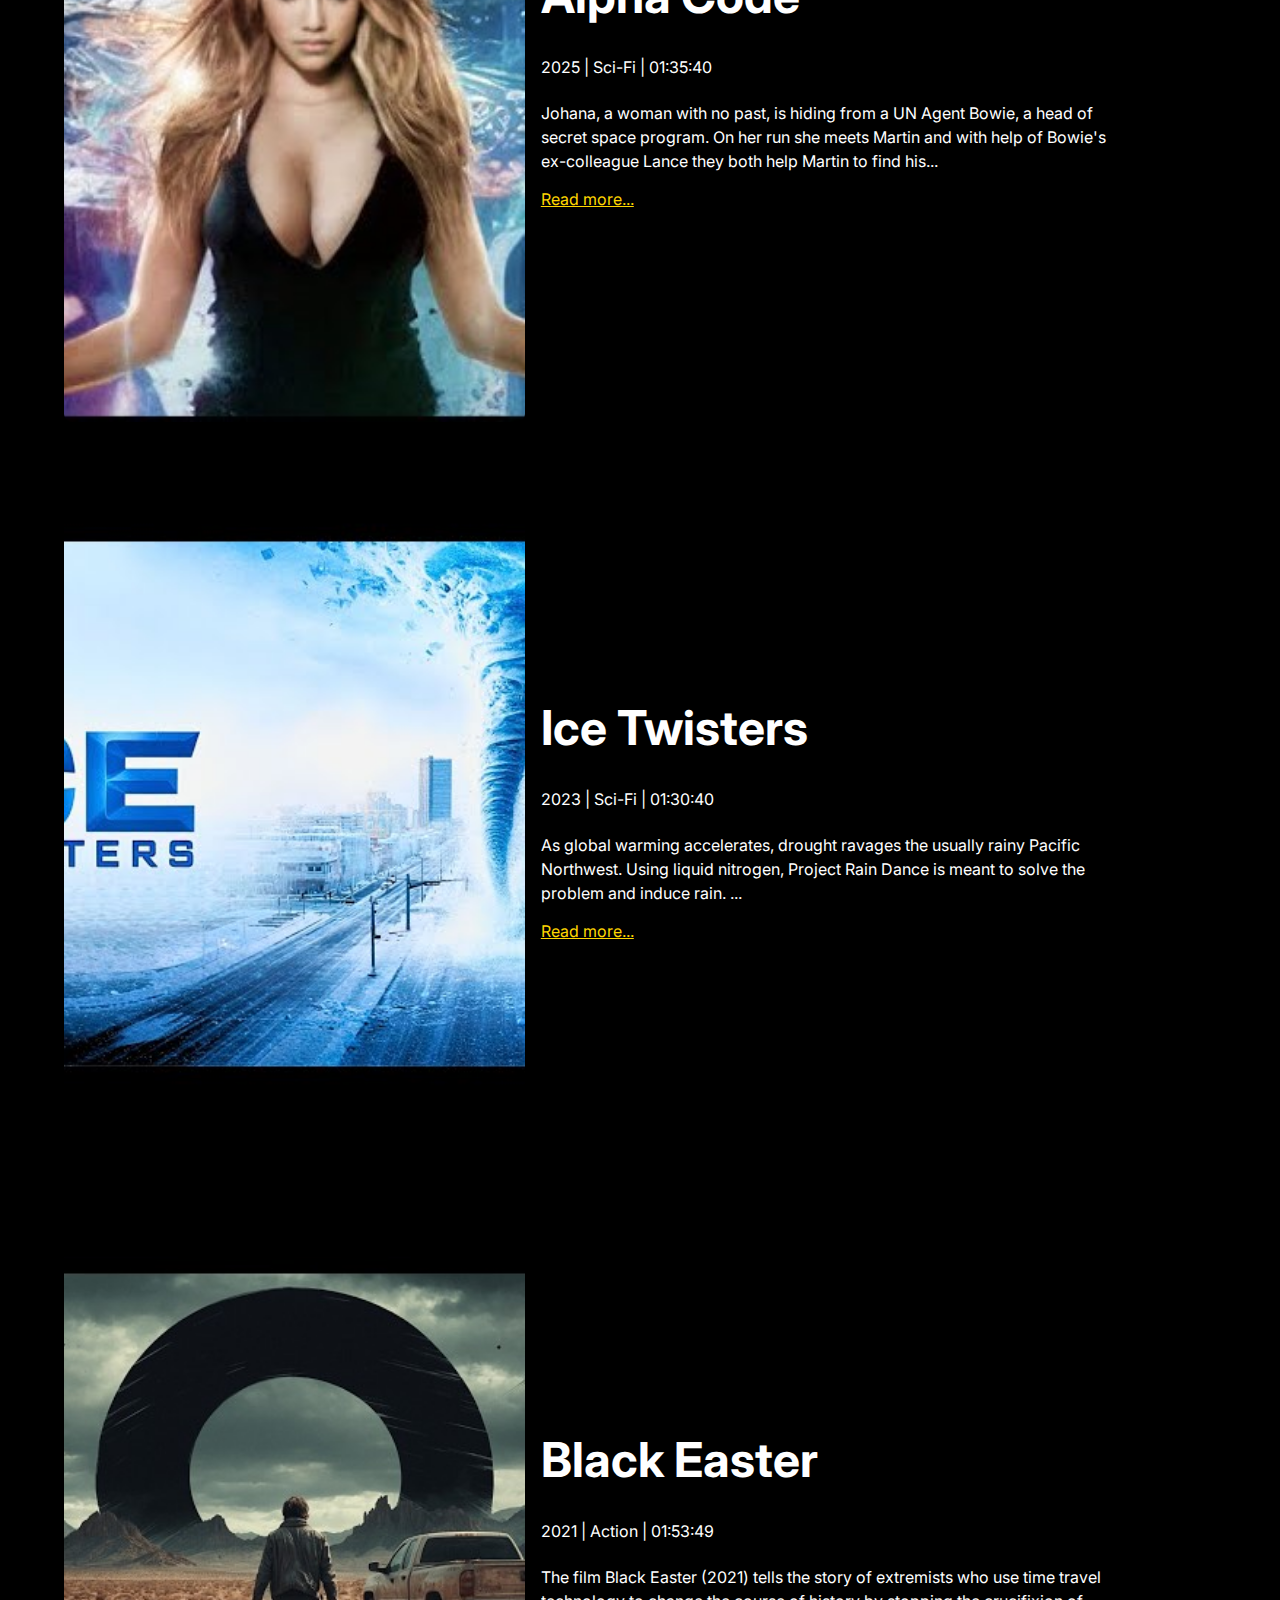
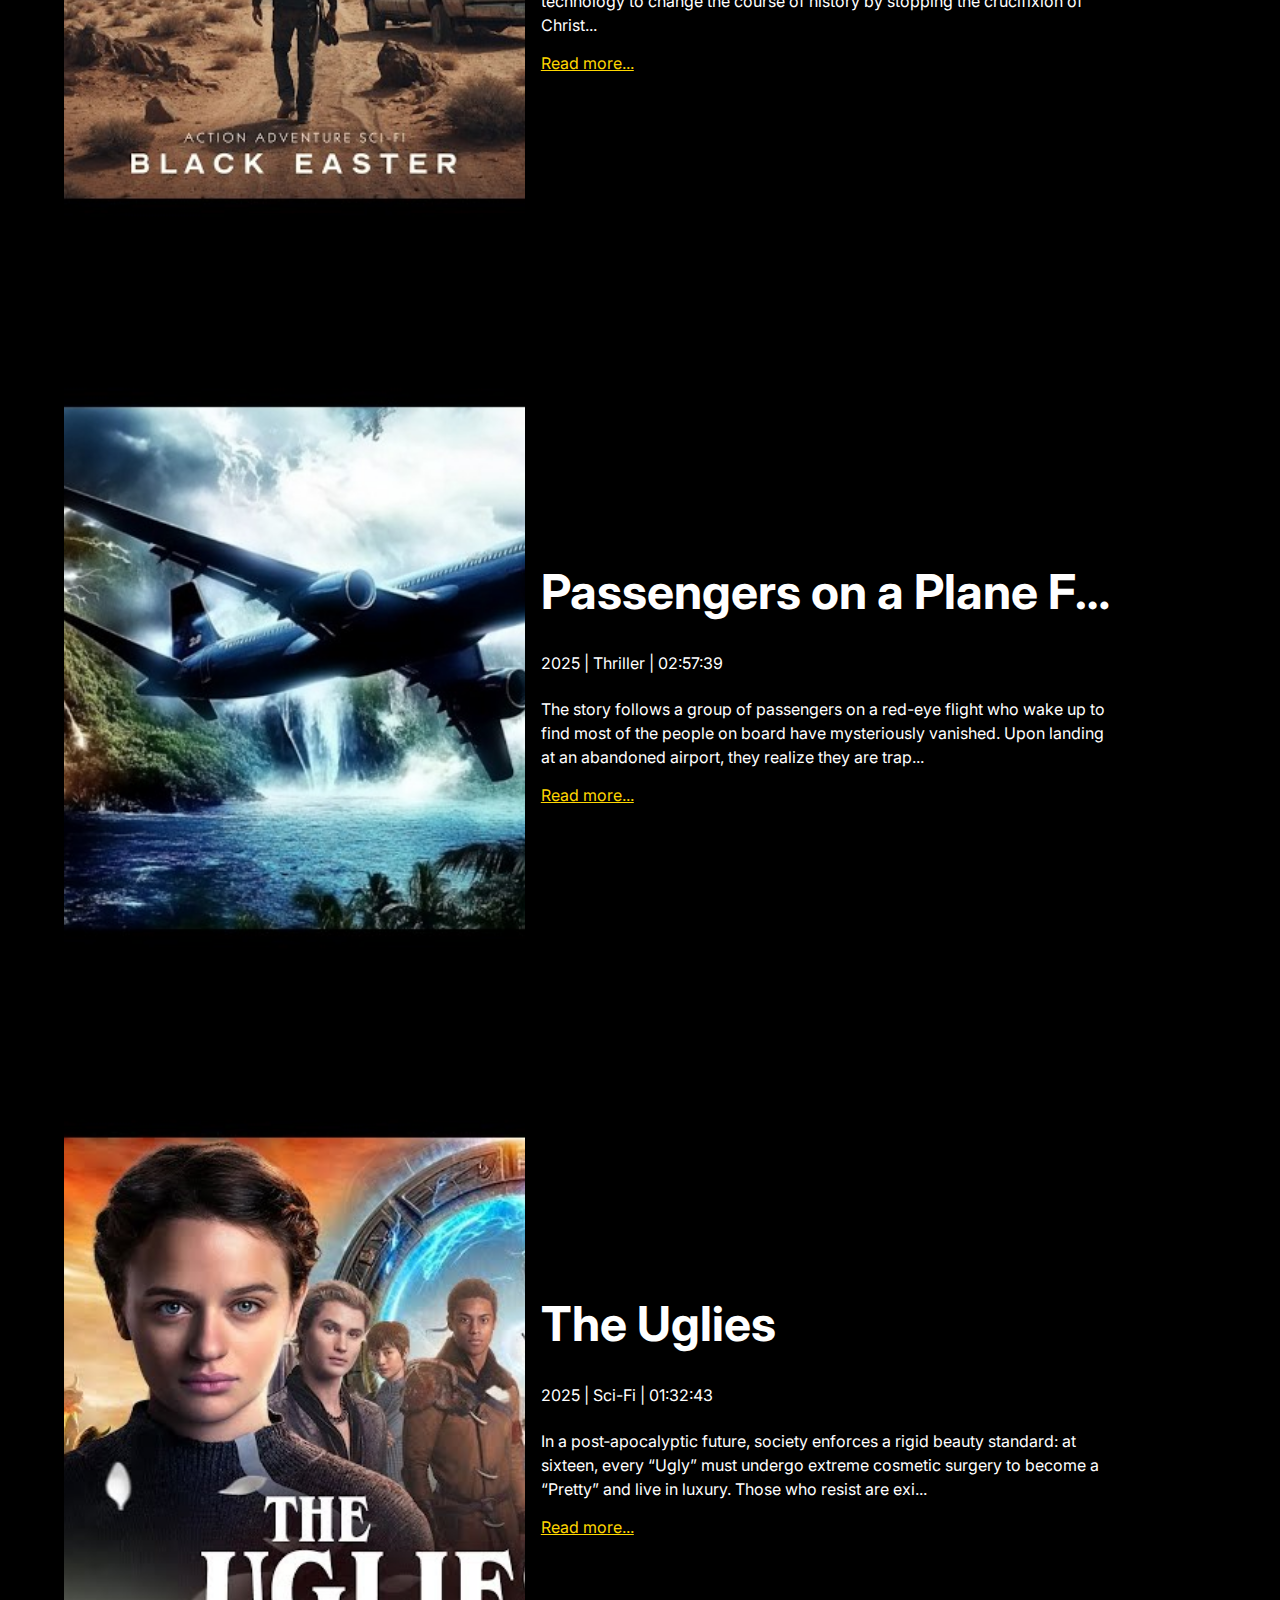
<file: moviecatalogue.html>
<!DOCTYPE html>
<html lang="en">
<head>
  <meta charset="UTF-8">
  <meta name="viewport" content="width=device-width, initial-scale=1.0">
  <title>BingeBuddy</title>
  <link rel="stylesheet" href="styles/Catalogue.css">
</head>
<body>
  <!-- nav  -->
    <header class="header">
      <a href="index.html"><img src="images/brandlogo.svg" alt="BingeBuddy" id="brand"></a>
      <div class="log_out"><a href="index.html"><img src="images/Vector.png" alt="BingeBuddy"></a></div>
    </header>

  <!-- slider  -->
<!-- Slider Section -->
<div class="slideshow-container">
  <div class="mySlides fade">
    <img src="images/movies/the-bad-guys-2-">
    <div class="text">
      <h1>The Bad Guys 2</h1>
      <p>Who's even worse than the Bad Guys? The Bad Girls. The Bad Guys struggle to win over the public as Good Guys. But then they're sucked back into their old lives...</p>
    </div>
  </div>

  <div class="mySlides fade">
    <img src="images/movies/movie16.jpg">
    <div class="text">
      <h1>The Population</h1>
      <p>When solar debris unexpectedly crashes into Earth, the planet is thrown into chaos. Massive destruction spreads across cities and landscapes, while intense solar radiation triggers horrifying genetic mutations in humans.</p>
    </div>
  </div>

  <div class="mySlides fade">
    <img src="images/movies/movie17.jpg">
    <div class="text">
      <h1>Alpha Code</h1>
      <p>Johana, a woman with no past, is hiding from a UN Agent Bowie, a head of secret space program. On her run she meets Martin and with help of Bowie's ex-colleague Lance they both help Martin to find his half alien daughter</p>
    </div>
  </div>

   <a class="prev" onclick="plusSlides(-1)"><img src="images/prev.png" alt="" srcset=""></a>
  <a class="next" onclick="plusSlides(1)"><img src="images/next.png" alt="" srcset=""></a>
<div class="dot_div">
  <span class="dot" onclick="currentSlide(1)"></span>
  <span class="dot" onclick="currentSlide(2)"></span>
  <span class="dot" onclick="currentSlide(3)"></span>
</div>
</div>
<br>
 

<!-- Movie Catalog Section -->

 <div class="discover">
      <div class="discover-label"><h2>DISCOVER A MOVIE</h2></div>
      <div class="select_div">
      <select id="genreSelect">
        <option value="">Select Genre</option>
      </select>
      <select id="yearSelect">
        <option value="">Select Year</option>
      </select>
      </div>
    </div>
<div class="movie-list" id="movieList">
  <!-- Cards will be added dynamically -->
</div>

    <footer>
    <small>Copyright &#169; 2025 BingeBuddy | Designed By Team Studio X</small>
  </footer>
  <script src="Js/catalogue.js"></script>
  <script src="Js/cinema.js"></script>
</body>
</html>
</file>
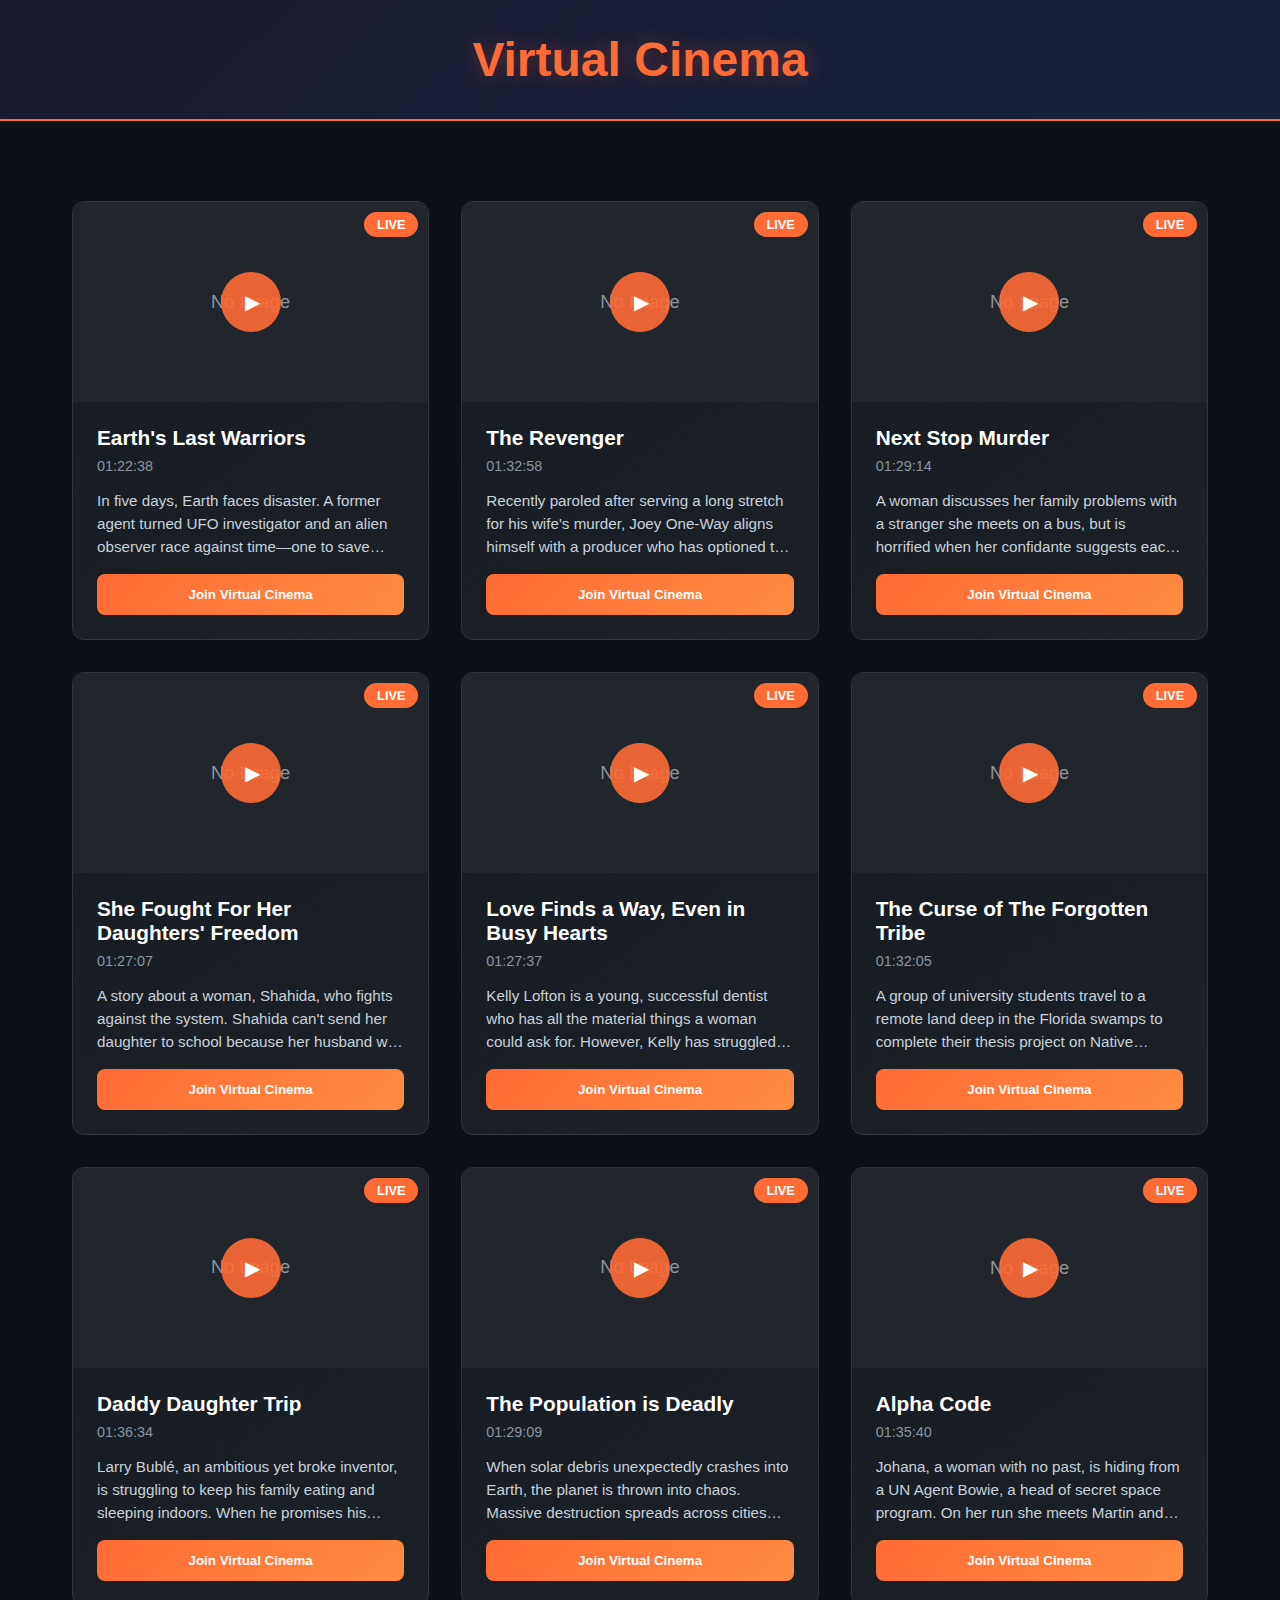
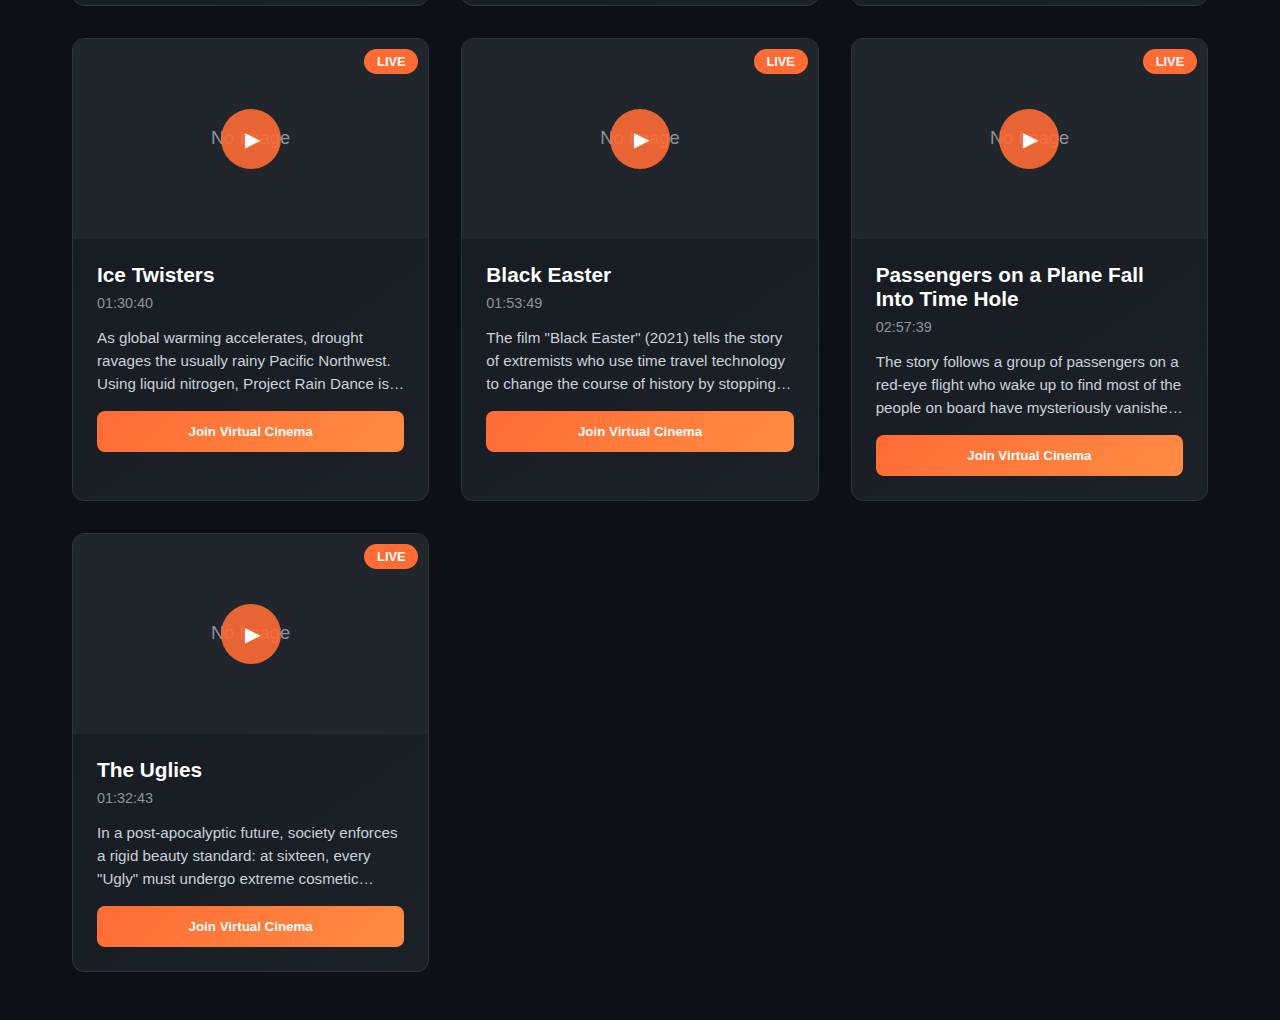
<file: virtualcinema.html>
<!DOCTYPE html>
<html lang="en">

<head>
    <meta charset="UTF-8">
    <meta name="viewport" content="width=device-width, initial-scale=1.0">
    <title>Virtual Cinema - Movie List</title>
    <link rel="stylesheet" href="styles/virtualcinema.css">
</head>

<body>
    <div class="header">
        <h1>Virtual Cinema</h1>
    </div>

    <div class="container">
        <div class="movies-grid" id="moviesGrid">
            <!-- Movies will be populated by JavaScript -->
        </div>
    </div>

    <script src="Js/virtualcinema.js"></script>
</body>

</html>
</file>
<file: styles/index.css>
/*Font family inter*/
@import url('https://fonts.googleapis.com/css2?family=Inter:ital,opsz,wght@0,14..32,100..900;1,14..32,100..900&family=Lato:ital,wght@0,100;0,300;0,400;0,700;0,900;1,100;1,300;1,400;1,700;1,900&family=Poppins:ital,wght@0,100;0,200;0,300;0,400;0,500;0,600;0,700;0,800;0,900;1,100;1,200;1,300;1,400;1,500;1,600;1,700;1,800;1,900&family=Roboto:ital,wght@0,100;0,300;0,400;0,500;0,700;0,900;1,100;1,300;1,400;1,500;1,700;1,900&display=swap');

:root {
  --font-color: #ffffff;
  --brand-gold: #ffd700;
  --brand-red: #e50914;
  --brand-black: #141414;
}

/*Reset some default styles*/
* {
  margin: 0;
  padding: 0;
  box-sizing: border-box;
}

body {
  font-family: Inter, Arial, Helvetica, sans-serif;
  font-size: 15px;
  white-space: nowrap;
}

/* Links style*/
a {
  color: var(--font-color);
  text-decoration: none;
}

/*Button style*/
button {
  padding: 10px 40px;
  border-radius: 20px;
  border: none;
  opacity: 0.88;
  cursor: pointer;
  transition: opacity 0.25s;

  height: 64px;
  width: 189px;
  font-size: 18px;
  margin-right: 10px;
}

button:hover {
  opacity: 1;
  transition: opacity 0.25s;
}

/* Navigation bar styling */
#header {
  display: flex;
  align-items: center;
  justify-content: space-between;
  padding: 0 48px;
  position: fixed;
  left: 0;
  right: 0;
  height: 80px;
  width: 100%;
  z-index: 99;
  box-sizing: border-box;
}

#brand {
  height: 36px;
}

#navLinks {
  display: flex;
  align-items: center;
  justify-content: center;
  transition: all 0.3s ease-in-out;
}

#navLinks ul {
  width: 70px;
  font-size: 20px;
  display: flex;
  align-items: center;
  justify-content: flex-end;
  list-style: none;
  gap: 10px;
  margin: 0;
  padding: 0;
}

#navLinks ul li {
  align-items: center;
}

/* li a {
  align-items: center;
  border-radius: 5px;
  padding: 10px 20px;
  transition: background-color 0.25s;
  text-decoration: none;
} */

#loginCta {
  background-color: rgba(0, 0, 0, 0);
  color: var(--font-color);
}

#registerCta {
  background-color: var(--brand-gold);
  color: var(--brand-black);
}

#loginCta:hover {
  border: 1px solid var(--font-color);
}

/* #header ul li a:hover {
  background-color: var(--brand-gold);
  transition: background-color 0.25s;
  color: var(--brand-black);
  font-weight: bold;
} */

.toggler {
  display: none;
  cursor: pointer;
}

.toggler img {
  width: 24px;
  height: 24px;
}

@media screen and (max-width: 768px) {
  button {
    padding: 0;
    border-radius: 8px;

    height: 32px;
    width: 150px;
    font-size: 14px;
  }

  #header {
    background-color: #000000;
  }

  .toggler {
    display: block;
  }

  #navLinks {
    display: none;
    position: absolute;
    top: 80px;
    left: 0;
    width: 100%;
    background-color: #000000;
    z-index: 98;
    align-items: center;
    overflow-x: hidden;
    overflow-y: auto;
    max-height: calc(100vh - 80px);
    box-sizing: border-box;
  }

  #navLinks.active {
    display: flex;
    flex-direction: column;
  }

  #navLinks ul {
    flex-direction: column;
    width: 100%;
    margin: 0;
    padding: 0;
  }

  #navLinks ul li {
    width: 50%;
    padding: 8px 0;
  }

  #navLinks ul li a {
    width: 100%;
    text-align: center;
    display: block;
    padding: 8px 0;
  }



  /* #header {
    padding: 0 10px;
  }

  .toggler img {
    width: 30px;
    height: 30px;
  } */
}

/* Main content */
#homePage {
  padding-top: 180px;
  background: linear-gradient(rgba(0, 0, 0, 0.8), rgba(0, 0, 0, 0.8)),
    url('../images/hero-bg.jpg') no-repeat; /*url is important for github docs pages*/
  background-size: cover;
  height: 100vh;
  width: 100vw;
  margin: 0 auto;
  position: relative;
}

#container {
  position: absolute;
  top: 35%;
  left: 2%;
  display: flex;
  flex-direction: column;
  /* color: var(--font-color); */
}

#title h1 {
  font-size: 64px;
  margin-bottom: 24px;
  font-weight: 600;
  color: var(--font-color);
}

.article p {
  font-size: 28px;
  padding-bottom: 24px;
  line-height: 1.5em;
  white-space: normal;
  color: var(--font-color);
}

.how-it-works {
  background-color: rgba(0, 0, 0, 0);
  border: 1px solid var(--font-color);
  border-radius: 12px;
}

.watch-now a {
  color: var(--brand-black);
}

.watch-now {
  background-color: var(--brand-gold);
  color: var(--brand-black);
  margin-right: 10px;
}

/* sites  */
.sites {
  display: flex;
  align-items: center;
  justify-content: space-between;
  width: 100%;
  height: 120px;
  background-color: var(--brand-gold);
  padding: 0 40px;
}

.sites img {
  height: 30px;
}

#disney {
  height: 45px;
}

#prime {
  height: 50px;
}

/* how it works  */
.page {
  max-width: 100%;
  background-color: #e6e6e6;
  height: auto;
  background: linear-gradient(rgba(241, 240, 240, 0.9)),
    url('/images/mobileauthbg.jpg') no-repeat;
  background-size: cover;
  background-position: center;
}
.title {
  text-align: center;
  padding-top: 30px;
  margin-bottom: 60px;
  font-size: 28px;
  margin-right: 48px;
}

#theFlow {
  display: flex;
  flex-direction: row;
  align-items: center;
  justify-content: center;
  width: 100%;
  max-width: 1200px;
  gap: 50px;
  height: auto;
  padding: 20px;
  box-sizing: border-box;
  margin: 0 auto;
}

.process {
  display: flex;
  min-height: 300px;
  height: 400px;
  flex-direction: column;
  align-items: center;
  text-align: center;
  max-width: 300px;
  width: 100%;
  color: var(--font-color);
  background-color: var(--brand-black);
  padding: 10px;
  box-sizing: border-box;
  transition: transform 0.3s ease;
  margin-bottom: 200px;
}

.process:hover {
  transform: translateY(-5px);
}

.flow-count {
  width: 50px;
  height: 50px;
  border-radius: 50%;
  margin-bottom: 20px;
  margin-top: 30px;
  background-color: var(--brand-gold);
  color: var(--brand-black);
  font-size: 27px;
  font-weight: 500;
  display: flex;
  justify-content: center;
  align-items: center;
  text-align: center;
}

.process h3 {
  padding-bottom: 10px;
  padding-top: 20px;
  font-size: 1.2rem;
}

.text_process {
  font-size: 1.3rem;
  line-height: 1.4;
  padding: 40px;
}

@media (max-width: 1000px) {
  #theFlow {
    flex-direction: column;
    gap: 30px;
    padding: 15px;
  }

  .process {
    min-height: 250px;
    max-width: 250px;
    padding: 20px;
    margin-bottom: 0;
  }
}

@media (max-width: 768px) {
  #container {
    left: 3%;
  }

  #title h1 {
    font-size: 36px;
  }

  .article p {
    font-size: 14px;
    width: 100%;
  }

  .title {
    font-size: 14px;
    padding-top: 20px;
    margin-bottom: 30px;
  }

  #theFlow {
    gap: 15px;
    padding: 10px;
  }

  .process {
    min-height: 180px;
    padding: 16px;
  }

  .process h3 {
    font-size: 1rem;
  }

  .process p {
    font-size: 0.8rem;
  }

  .flow-count {
    font-size: 1.2rem;
    width: 40px;
    height: 40px;
  }

  .sites {
    padding: 0 20px;
    flex-wrap: wrap;
    justify-content: center;
    gap: 20px;
    height: auto;
    padding: 20px;
  }

  .sites img {
    width: 15%;
    height: 25px;
  }

  #disney {
    height: 40px;
  }

  #prime {
    height: 45px;
  }
}

@media (max-width: 400px) {
  #container {
    margin: 0 15px;
  }

  #title h1 {
    font-size: 1.5em;
  }

  .article p {
    font-size: 0.8em;
  }

  #theFlow {
    padding: 10px;
  }

  .process {
    min-height: 160px;
    padding: 12px;
  }

  .process h3 {
    font-size: 0.9rem;
  }

  .process p {
    font-size: 0.75rem;
  }

  .flow-count {
    width: 35px;
    height: 35px;
    font-size: 1rem;
  }
}

/*Page 2*/

.page2 {
  height: auto;
  /* color: var(--font-color); */
  background-color: var(--brand-black);
  background-image: linear-gradient(
    150deg,
    rgba(0, 0, 0, 1) 66%,
    rgb(252, 246, 246) 100%
  );
}

.page2 .title {
  text-align: right;
  text-decoration: underline;
}

/* movie list  */
.movie-list {
  width: 100%;
  margin: 0 auto;
  color: var(--font-color);
  overflow-x: hidden;
}

.movie-card {
  display: flex;
  /* justify-content: center; */
  flex-wrap: wrap;
  align-items: center;
  max-width: 90%;
  margin: 0 auto;
  padding: 0 0 2rem 0;
  transition: transform 0.3s ease;
  font-size: 28px;
}

.movie-card:hover {
  transform: translateX(2px);
  border: 1px solid var(--brand-gold);
  border-radius: 8px;
}

.poster_img {
  max-width: 40%;
  height: 700px;
  object-fit: cover;
  object-position: center;
  border-radius: 8px;
}

.details_div {
  max-width: 50%;
  width: 100%;
  padding: 1rem;
  text-align: left;
  font-size: 16px;
}

.details_div h2 {
  font-size: 48px;
  margin-bottom: 0.5rem;
  white-space: nowrap;
  overflow: hidden;
  text-overflow: ellipsis;
}

.movie_time {
  padding: 1rem 0 0.5rem;
  color: var(--font-color);
}

.movie_descr {
  line-height: 1.5;
  margin-top: 0.5rem;
  overflow: hidden;
  text-overflow: ellipsis;
  display: -webkit-box;
  -webkit-line-clamp: 3;
  -webkit-box-orient: vertical;
  word-wrap: break-word;
  overflow-wrap: break-word;
  white-space: normal;
}

.full-descr p {
  word-wrap: break-word;
  overflow-wrap: break-word;
  white-space: normal;
  margin-bottom: 0.75rem;
}

.read-more {
  color: var(--brand-gold);
  text-decoration: underline;
  cursor: pointer;
  margin-bottom: 0.5rem;
  display: inline-block;
}

.details_div a {
  color: var(--brand-gold);
  text-decoration: underline;
  margin-top: 0.5rem;
  display: block;
}

@media (max-width: 768px) {
  .movie-card {
    font-size: 14px;
    flex-direction: column;
    gap: 1.5rem;
    padding: 1rem 0;
    align-items: stretch; /* Reset to stretch for stacked layout */
  }

  .poster_img {
    max-width: 100%;
    height: 500px;
  }

  .details_div {
    max-width: 100%;
    padding: 0.5rem;
    font-size: 14px;
  }

  .details_div h2 {
    white-space: normal;
    font-size: 36px;
  }
}

@media (max-width: 660px) {
  .movie-card {
    gap: 1rem;
  }

  .poster_img {
    max-width: 100%;
    height: 400px;
  }

  .details_div h2 {
    font-size: 1.6rem;
  }

  .movie_descr {
    font-size: 1rem;
    -webkit-line-clamp: 4;
  }

  .movie_time {
    padding: 0.5rem 0;
  }
}

@media (max-width: 480px) {
  .movie-card {
    gap: 0.8rem;
  }

  .poster_img {
    max-width: 100%;
    height: 300px;
  }

  .details_div h2 {
    font-size: 1.4rem;
  }

  .movie_descr {
    font-size: 0.9rem;
  }
}

footer {
  display: flex;
  align-items: center;
  justify-content: center;
  height: 100px;
  background-color: #000000;
  color: var(--font-color);
  text-align: center;
  font-size: 28px;
}

@media (max-width: 990px) {
  footer {
    font-size: 14px;
  }
}
</file>
<file: styles/cinema.css>
/*Font family inter*/
@import url('https://fonts.googleapis.com/css2?family=Inter:ital,opsz,wght@0,14..32,100..900;1,14..32,100..900&family=Lato:ital,wght@0,100;0,300;0,400;0,700;0,900;1,100;1,300;1,400;1,700;1,900&family=Poppins:ital,wght@0,100;0,200;0,300;0,400;0,500;0,600;0,700;0,800;0,900;1,100;1,200;1,300;1,400;1,500;1,600;1,700;1,800;1,900&family=Roboto:ital,wght@0,100;0,300;0,400;0,500;0,700;0,900;1,100;1,300;1,400;1,500;1,700;1,900&display=swap');

:root{
  --font-color: #ffffff;
  --brand-gold: #ffd700;
  --brand-red: #e50914;
  --brand-black: #141414;
  --screen: #5B5B5B;
}


* {
  margin: 0;
  padding: 0;
  box-sizing: border-box;
}

body {
  background: var(--brand-black);
  color: var(--font-color);
  font-family: sans-serif;
  overflow: hidden;
}

.cinema-container {
  display: flex;
  height: 100vh;
}

.video-section {
  flex: 2;
  display: flex;
  flex-direction: column;
  background: var(--brand-black);
}

.video-header {
  padding: 1rem 2rem;
  display: flex;
  justify-content: space-between;
  align-items: center;
  border-bottom: 2px solid var(--brand-gold);
}

.cinema-title {
  color: var(--brand-gold);
}

.sync-status {
  display: flex;
  align-items: center;
  gap: 0.5rem;
  color: #8b949e;
  font-size: 0.9rem;
}

.sync-indicator {
  width: 8px;
  height: 8px;
  border-radius: 50%;
  background: #00ff00;
  animation: pulse 2s infinite;
}

@keyframes pulse {
  0%,
  100% {
    opacity: 1;
  }
  50% {
    opacity: 0.3;
  }
}

.video-container {
  flex: 1;
  display: flex;
  justify-content: center;
  align-items: center;
  background: var(--brand-black);
  position: relative;
}

.video-frame {
  width: 100%;
  height: 100%;
  border: none;
}

.video-controls {
  background: rgba(0, 0, 0, 0.8);
  padding: 1rem 2rem;
  display: flex;
  justify-content: space-between;
  align-items: center;
}

.time-display {
  font-family: monospace;
  color: #fff;
}

.voice-controls {
  display: flex;
  gap: 1rem;
  align-items: center;
}

.voice-btn {
  background: var(--brand-gold);
  border: none;
  color: white;
  padding: 0.8rem 1.5rem;
  border-radius: 8px;
  font-weight: 600;
  cursor: pointer;
}

.voice-btn.muted {
  background: var(--screen);
}

.chat-section {
  flex: 1;
  background: #161b22;
  border-left: 2px solid var(--screen);
  display: flex;
  flex-direction: column;
}

.chat-messages {
  height: 65%;
  padding: 1rem;
  overflow-y: auto;
  display: flex;
  flex-direction: column;
  gap: 0.8rem;
}

.message {
  background: rgba(255, 255, 255, 0.05);
  padding: 0.8rem;
  border-radius: 8px;
  border-left: 3px solid var(--brand-gold);
}

.message-user {
  font-weight: 600;
  color: var(--brand-gold);
  font-size: 0.9rem;
}

.message-text {
  color: #c9d1d9;
  line-height: 1.4;
}

.chat-input {
  flex: 1;
  padding: 1rem;
  border-top: 1px solid #30363d;
}

.input-group {
  display: flex;
  gap: 0.5rem;
}

.chat-text-input {
  flex: 1;
  background: #21262d;
  border: 1px solid #30363d;
  color: #fff;
  padding: 0.8rem;
  border-radius: 6px;
  font-size: 0.9rem;
}

.chat-text-input:focus {
  outline: none;
  border-color: var(--brand-gold);
}

.send-btn {
  background: var(--brand-gold);
  border: none;
  color: white;
  padding: 0.8rem 1rem;
  border-radius: 6px;
  cursor: pointer;
  font-weight: 600;
}

.send-btn:hover{
    background-color: var(--brand-red);
}

.back-btn {
  background: transparent;
  border: 1px solid var(--brand-gold);
  color: var(--brand-gold);
  padding: 0.5rem 1rem;
  border-radius: 6px;
  cursor: pointer;
  font-weight: 600;
  opacity: 0.5;
}

.loading-overlay {
  position: absolute;
  top: 0;
  left: 0;
  right: 0;
  bottom: 0;
  background: rgba(0, 0, 0, 0.8);
  display: flex;
  justify-content: center;
  align-items: center;
  flex-direction: column;
  z-index: 10;
}

.spinner {
  width: 50px;
  height: 50px;
  border: 3px solid #333;
  border-top: 3px solid var(--brand-gold);
  border-radius: 50%;
  animation: spin 1s linear infinite;
}

@keyframes spin {
  0% {
    transform: rotate(0deg);
  }
  100% {
    transform: rotate(360deg);
  }
}

@media (max-width: 768px) {
  .cinema-container {
    flex-direction: column;
  }

  .chat-section {
    width: 100%;
    height: 40%;
  }
}
</file>
<file: style2.css>
body{
    background-image: url("second\ background.png");
    background-attachment: fixed;
  background-repeat: no-repeat;
  background-size: cover;
  position: relative;
  background-color: black;
  color: white;
}
.brand{
    display: flex;
  align-items: center;   /* aligns text + image in the middle */
  gap: 1px;              /* space between them */
  font-size: 24px;
  font-weight: bold;
}

.logo{
    width: 28px;           /* resize so it matches text height */
  height: 28px;          /* fix height */
  object-fit: contain;   /* keeps logo from stretching */

}
.design{
    top: 15.71px;
  left: 1558.49px;
  rotate: -60.6;
  float: right;
}
.container{
    text-align: center;
}
.paragraph{
    text-align: center;
    margin-left: 110px;
    margin-right: 110px;
}
.textarea{
    background: transparent; /*for the textarea background*/
  border-radius: 5px;
  padding: 5px;
  width: 74%;
  margin-right: 50px;
  margin-bottom: 15px;
  margin-left: 80px;
  justify-content: center;
  align-items: center;
  
}

.divider {
  display: flex;
  align-items: center;
  text-align: center;
  color: white; /* text color */
  font-weight: bold;
  margin: 20px 0;
  width: 50%;
  justify-content: center;
}

.divider::before,
.divider::after {
  content: "";
  flex: 1;
  border-bottom: 1px solid white; /* line style */
}

.divider::before {
  margin-right: 10px;
}

.divider::after {
  margin-left: 10px;
}
  

.mgSocial {
  display: flex;
  align-items: center;
  gap: 16px;
  justify-content: center;
}

.social {
  width: 20px;
  border: 1px solid rgba(77, 77, 77, 1);
  padding: 5px 30px 5px 30px;
}

.contact{
  color: white;
  text-align: right;
}
.time{
  display: flex;
  justify-content: space-between;
  text-decoration: none;
  margin-top: 50px;
  display: flex;
  
}

.anchor:hover{
  background: black;
  color:white;
}
.anchor:active{
  color:yellow;
}
.anchor{
  color: yellow;
  text-decoration:none;}

  /* media query */

  @media(max-width:768px){

    .brand{
      font-size: 15px;
    }


    p{
      font-size:20px ;
      text-align: center;
      justify-content: center;
    }
    
    .textarea{
      size: 25px;
      font-size: 20px;
    }

    .divider{
      text-align: center;
      justify-content: center;
      justify-items: center;
      text-align: center;
      width: 100%;
      size-adjust: 5px;
        }
  }
</file>
<file: styles/Catalogue.css>
/*Font family inter*/
@import url('https://fonts.googleapis.com/css2?family=Inter:ital,opsz,wght@0,14..32,100..900;1,14..32,100..900&family=Lato:ital,wght@0,100;0,300;0,400;0,700;0,900;1,100;1,300;1,400;1,700;1,900&family=Poppins:ital,wght@0,100;0,200;0,300;0,400;0,500;0,600;0,700;0,800;0,900;1,100;1,200;1,300;1,400;1,500;1,600;1,700;1,800;1,900&family=Roboto:ital,wght@0,100;0,300;0,400;0,500;0,700;0,900;1,100;1,300;1,400;1,500;1,700;1,900&display=swap');

:root{
  --font-color: #ffffff;
  --brand-gold: #ffd700;
  --brand-red: #e50914;
  --brand-black: #141414;
}


body {
  margin: 0;
  padding: 0;
  box-sizing: border-box;
  font-family: Inter, Arial, Helvetica, sans-serif;
  font-size: 15px;
  color: var(--brand-black);
  background-color: var(--brand-black);
  background-image: linear-gradient(150deg, rgba(0, 0, 0, 1)66%, rgb(252, 246, 246)100%) ;
}

/*Button style*/
button {
  padding: 10px 40px;
  border-radius: 20px;
  border: none;
  opacity: 0.88;
  cursor: pointer;
  transition: opacity 0.25s;

  height: 64px;
  width: 189px;
  font-size: 18px;
  margin-right: 10px;
}

button:hover {
  opacity: 1;
  transition: opacity 0.25s;
}

@media screen and (max-width: 768px) {
  button {
    padding: 0;
    border-radius: 8px;

    height: 32px;
    width: 150px;
    font-size: 14px;
  }
}

.watch-btn {
  background: linear-gradient(135deg, var(--brand-red), var(--brand-gold));
  margin-top: 1rem;
}

.watch-btn:hover {
  background: linear-gradient(135deg, #ff8c42, #ff6b35);
  transform: translateY(-2px);
}

/* nav  */
.myheader {
    display: flex;
    justify-content: space-between;
    align-items: center;
    position:fixed;
    top: 0;
    left: 0;
    right: 0;
    height: 80px;
    z-index: 99;
    margin-left: 20px; 
    background-color: transparent;
    box-sizing: border-box;
}

#brandimg {
    max-width: 250px;
    width: 100%;
    height: auto;
}
.log_out a {
    color: #ffffff;
    display: flex;
    justify-content: left;
    padding: 0 20px;
}

.log_out img {
    width: 30px;
    height: auto;
    filter: brightness(0) invert(1);
}

@media screen and (max-width: 768px) {
    .myheader {
        background-color: #000000;
        height: 60px;
        padding: 0 10px;
        margin-left: 0;
    }

    #brand {
        max-width: 150px;
        padding: 5px 10px;
    }

    .log_out a {
        padding: 0 10px;
    }

    .log_out img {
        width: 20px;
    }
}

@media screen and (max-width: 480px) {
    .myheader {
        flex-wrap: wrap;
        height: auto;
        padding: 10px;
        margin-left: 0;
    }

    #brand {
        max-width: 120px;
    }

    .log_out a {
        padding: 0 5px;
    }
}

/* Slideshow container */
.slideshow-container {
  width: 100%;
  position: relative;
  top: 0;
  height: 650px;
  overflow-x: hidden;
  max-width: 100vw;
}

.mySlides {
    position: relative;
    height: 100%;
    background: linear-gradient(rgba(0,0,0,0.5), rgba(0,0,0,0.5));
}

.mySlides img {
    object-fit: cover;
    object-position: top;
    width: 100%;
    max-width: 100%;
    height: 100%;
    display: block;
     filter: brightness(0.2); 
}

.text {
    position: absolute;
    top: 55%;
    left: 15%;
    transform: translate(-50%, -50%);
    color: #ffffff;
    text-align: center;
    width: 25%;
    text-align: left;
    padding: 5px;
    line-height: 1.7rem;
}

.prev, .next {
  position: absolute;
  top: 80%;
  cursor: pointer;
  width: auto;
  color: white;
  font-size: 40px;
  transition: 0.6s ease;
  user-select: none;
}

.next {
 left: 80%;
}

.prev{
  left: 74%;
}

.prev:hover, .next:hover {
  background-color: rgba(0,0,0,0.8);
}


.dot_div {
  position: absolute;
  display: flex;
  align-items: center;
  top: 80%;
  left: 2.5%;
}

.dot {
  cursor: pointer;
  height: 15px;
  width: 15px;
  background-color: var(--font-color, #bbb);
  border-radius: 50%;
  display: inline-block;
  transition: background-color 0.6s ease;
  margin: 0 5px;
}

.active, .dot:hover {
  background-color: #717171;
}


.text h1 {
  font-size: 3rem;
  margin: 0 0 10px 0;
  max-width: 100%;
}

.text p {
  font-size: 18px;
  width: 100%;
  height: auto;
  word-wrap: break-word;
  overflow-wrap: break-word;
  white-space: normal;
}

.fade {
  animation-name: ease ;
  animation-duration: 1.5s;
}

@keyframes ease {
  from { opacity: .4 } 
  to { opacity: 1 }
}

/* Responsive Design */

@media screen and (max-width:1400px) {
  .text{
    width: 40%;
    left: 25%;
    top: 60%;
    line-height: 2rem;
  }

  .text h1 {
  font-size: 2.5rem;
  margin: 0 0 10px 0;
 }

 .text p {
  font-size: 18px;
  width: 100%;
  height: auto;
  word-wrap: break-word;
  overflow-wrap: break-word;
  white-space: normal;
}

.prev, .next {
  position: absolute;
  top: 80%;
  cursor: pointer;
  width: auto;
  color: white;
  font-size: 30px;
  transition: 0.6s ease;
  user-select: none;
}

.next {
 left: 80%;
}

.prev{
  left: 70%;
}
  
.dot_div{
  left: 5%;
}
}
@media screen and (max-width:800px) {
  .text{
    width: 50%;
    left: 30%;
    top: 70%;
    line-height: 2rem;
  }

  .text h1 {
  font-size: 2rem;
  margin: 0 0 10px 0;
 }

 .text p {
  font-size: 15px;
  width: 100%;
  height: auto;
  word-wrap: break-word;
  overflow-wrap: break-word;
  white-space: normal;
}

.prev, .next {
  position: absolute;
  top: 85%;
  cursor: pointer;
  width: 8%;
  color: white;
  transition: 0.6s ease;
  user-select: none;
}

.prev img, .next img{
  width: 100%;
} 

.next {
 left: 80%;
}

.prev{
  left: 70%;
}

.dot_div{
  top: 85%;
}
}
@media only screen and (max-width: 690px) {
  .text{
    width: 55%;
    left: 30%;
    top: 70%;
    line-height: 2rem;
  }

  .text h1 {
  font-size: 1.7rem;
  margin: 0 0 10px 0;
 }

 .text p {
  font-size: 15px;
  width: 100%;
  height: auto;
  word-wrap: break-word;
  overflow-wrap: break-word;
  white-space: normal;
}

.dot_div{
  left: 2%;
}
}

@media only screen and (max-width: 580px) {
   .text{
    width: 90%;
    left: 50%;
    top: 60%;
    line-height: 1.5rem;
    text-align: center;
  }

  .text h1 {
  font-size: 1.5rem;
  margin: 0 0 10px 0;
 }

 .text p {
  font-size: 13px;
  width: 100%;
  height: auto;
  word-wrap: break-word;
  overflow-wrap: break-word;
  white-space: normal;
}
 .mySlides img{
  filter: blur(-1px);
}

.prev, .next{
  display: none;
}

.dot_div{
  left: 40%;
}
}


/* main catalogue  */

.discover {
  display: flex;
  height: 60px;
  border: 1px solid var(--brand-red);
  background-color: #E6E6E6;
  overflow: hidden;

}

.discover-label {
  width: 30%;
  height: inherit;
  background-color: var(--brand-gold); 
}

.discover-label h2{
  color: var(--brand-black);
  font-size: 16px;
  padding-left: 30px;
}


.select_div{
    width: 80%;
    height: inherit;
    background-color: #E6E6E6;
    display: flex;
    justify-content: end;
    gap: 20px;
    background-image: linear-gradient(315deg,   transparent 75.1%, var(--brand-gold) 70%);
    padding: 10px 10px 0 10px;
}

select {
  width: 30%;
  height: 30px;
  background-color: #E6E6E6;
  font-family: Inter;
  color: #141414;
  border: 1px solid #806C00;
  box-shadow:  0 4px 6px -1px #00000040;
  text-align: center;
  text-transform: uppercase;
  font-weight: 500;
  font-size: 1rem;
}


@media (max-width: 768px) {
  .discover {
    height: auto;
  }

  .discover-label {
    width: 60%;
    height: 50px;
    padding-left: 0px;
    padding-top: 10px;
    font-size: 14px;
    padding-left: 30px;
    background-image: linear-gradient(148deg,   transparent 80%, #E6E6E6 70%);
  }

  .select_div {
    width: 40%;
    height: 30px;
    justify-content: center;
    padding: 10px 10 0px 20px;
    background-image: none;
  } 

  select {
    display: flex;
    flex-direction: row;
    width: 45%;
    font-size: 0.8rem;
    height: 30px;
  }
}

@media screen and (max-width:620px) {

  .discover{
    height: 50px;
  }
  .discover-label {
    width: 60%;
    height: 50px;
    padding-left: 0px;
    padding-top: 10px;
    font-size: 14px;
    padding-left: 30px;
    background-image: linear-gradient(140deg,   transparent 80%, #E6E6E6 70%);
  }

  .discover-label h2{
    font-size: 10px;
  }
    select {
    display: flex;
    flex-direction: row;
    width: 50%;
    font-size: 0.5rem;
    height: 30px;
  }

}

@media (max-width: 480px) {
  .discover{
    height: 100%;
    padding: 0px;
    flex-direction: column;
  }
  .discover-label {
    width: 100%;
    font-size: 12px;
  }
 
  .select_div{
    width: 100%;
    padding: 10px;
    margin-bottom: 5px;
  }
  select {
    width: 40%;
    font-size: 0.6rem;
    height: 40px;
    padding: 5px;
  }
}














/* movie list  */
.movie-list {
  width: 100%;
  margin: 0 auto;
  color: var(--font-color);
  overflow-x: hidden;
}

.movie-card {
  display: flex;
  /* justify-content: center; */
  flex-wrap: wrap;
  align-items: center;
  max-width: 90%;
  margin: 0 auto;
  padding: 0 0 2rem 0;
  transition: transform 0.3s ease;
  font-size: 28px;
}

.movie-card:hover {
  transform: translateX(2px);
  border: 1px solid var(--brand-gold);
  border-radius: 8px;
}

.poster_img {
  max-width: 40%;
  height: 700px;
  object-fit: cover;
  object-position: center;
  border-radius: 8px;
}

.details_div {
  max-width: 50%;
  width: 100%;
  padding: 1rem;
  text-align: left;
  font-size: 16px;
}

.details_div h2 {
  font-size: 48px;
  margin-bottom: 0.5rem;
  white-space: nowrap;
  overflow: hidden;
  text-overflow: ellipsis;
}

.movie_time {
  padding: 1rem 0 0.5rem;
  color: var(--font-color);
}

.movie_descr {
  line-height: 1.5;
  margin-top: 0.5rem;
  overflow: hidden;
  text-overflow: ellipsis;
  display: -webkit-box;
  -webkit-line-clamp: 3;
  -webkit-box-orient: vertical;
  word-wrap: break-word;
  overflow-wrap: break-word;
  white-space: normal;
}

.full-descr p {
  word-wrap: break-word;
  overflow-wrap: break-word;
  white-space: normal;
  margin-bottom: 0.75rem;
}

.read-more {
  color: var(--brand-gold);
  text-decoration: underline;
  cursor: pointer;
  margin-bottom: 0.5rem;
  display: inline-block;
}

.details_div a {
  color: var(--brand-gold);
  text-decoration: underline;
  margin-top: 0.5rem;
  display: block;
}

@media (max-width: 768px) {
  .movie-card {
    font-size: 14px;
    flex-direction: column;
    gap: 1.5rem;
    padding: 1rem 0;
    align-items: stretch; /* Reset to stretch for stacked layout */
  }

  .poster_img {
    max-width: 100%;
    height: 500px;
  }

  .details_div {
    max-width: 100%;
    padding: 0.5rem;
    font-size: 14px;
  }

  .details_div h2 {
    white-space: normal;
    font-size: 36px;
  }
}

@media (max-width: 660px) {
  .movie-card {
    gap: 1rem;
  }

  .poster_img {
    max-width: 100%;
    height: 400px;
  }

  .details_div h2 {
    font-size: 1.6rem;
  }

  .movie_descr {
    font-size: 1rem;
    -webkit-line-clamp: 4;
  }

  .movie_time {
    padding: 0.5rem 0;
  }
}

@media (max-width: 480px) {
  .movie-card {
    gap: 0.8rem;
  }

  .poster_img {
    max-width: 100%;
    height: 300px;
  }

  .details_div h2 {
    font-size: 1.4rem;
  }

  .movie_descr {
    font-size: 0.9rem;
  }
}

footer {
  display: flex;
  align-items: center;
  justify-content: center;
  height: 100px;
  background-color: #000000;
  color: var(--font-color);
  text-align: center;
  font-size: 28px;
}

@media (max-width: 990px) {
  footer {
    font-size: 14px;
  }
}
</file>
<file: styles/virtualcinema.css>
* {
  margin: 0;
  padding: 0;
  box-sizing: border-box;
}

body {
  font-family: 'Segoe UI', Tahoma, Geneva, Verdana, sans-serif;
  background: #0d1117;
  color: #ffffff;
  min-height: 100vh;
}

.header {
  background: linear-gradient(135deg, #1a1a2e, #16213e);
  padding: 2rem 0;
  text-align: center;
  border-bottom: 2px solid #ff6b35;
}

.header h1 {
  font-size: 3rem;
  font-weight: 700;
  color: #ff6b35;
  text-shadow: 0 0 20px rgba(255, 107, 53, 0.3);
}

.container {
  max-width: 1200px;
  margin: 0 auto;
  padding: 3rem 2rem;
}

.movies-grid {
  display: grid;
  grid-template-columns: repeat(auto-fit, minmax(350px, 1fr));
  gap: 2rem;
  margin-top: 2rem;
}

.movie-card {
  background: linear-gradient(145deg, #161b22, #1c2128);
  border-radius: 12px;
  overflow: hidden;
  transition: all 0.3s ease;
  border: 1px solid #30363d;
  cursor: pointer;
}

.movie-card:hover {
  transform: translateY(-8px);
  box-shadow: 0 20px 40px rgba(255, 107, 53, 0.2);
  border-color: #ff6b35;
}

.movie-thumbnail {
  width: 100%;
  height: 200px;
  background: #21262d;
  position: relative;
  overflow: hidden;
}

.movie-thumbnail img {
  width: 100%;
  height: 100%;
  object-fit: cover;
}

.play-overlay {
  position: absolute;
  top: 50%;
  left: 50%;
  transform: translate(-50%, -50%);
  background: rgba(255, 107, 53, 0.9);
  border-radius: 50%;
  width: 60px;
  height: 60px;
  display: flex;
  align-items: center;
  justify-content: center;
  transition: all 0.3s ease;
}

.play-overlay::after {
  content: '▶';
  color: white;
  font-size: 20px;
  margin-left: 3px;
}

.movie-card:hover .play-overlay {
  transform: translate(-50%, -50%) scale(1.1);
}

.movie-info {
  padding: 1.5rem;
}

.movie-title {
  font-size: 1.3rem;
  font-weight: 600;
  margin-bottom: 0.5rem;
  color: #ffffff;
}

.movie-duration {
  color: #8b949e;
  font-size: 0.9rem;
  margin-bottom: 1rem;
}

.movie-description {
  color: #c9d1d9;
  font-size: 0.95rem;
  line-height: 1.5;
  display: -webkit-box;
  -webkit-line-clamp: 3;
  -webkit-box-orient: vertical;
  overflow: hidden;
}

.watch-btn {
  background: linear-gradient(135deg, #ff6b35, #ff8c42);
  color: white;
  border: none;
  padding: 0.8rem 1.5rem;
  border-radius: 8px;
  font-weight: 600;
  cursor: pointer;
  transition: all 0.3s ease;
  margin-top: 1rem;
  width: 100%;
}

.watch-btn:hover {
  background: linear-gradient(135deg, #ff8c42, #ff6b35);
  transform: translateY(-2px);
  box-shadow: 0 8px 20px rgba(255, 107, 53, 0.3);
}

.status-indicator {
  position: absolute;
  top: 10px;
  right: 10px;
  background: #ff6b35;
  color: white;
  padding: 0.3rem 0.8rem;
  border-radius: 20px;
  font-size: 0.8rem;
  font-weight: 600;
}

@media (max-width: 768px) {
  .header h1 {
    font-size: 2rem;
    padding: 0 1rem;
  }

  .container {
    padding: 2rem 1rem;
  }

  .movies-grid {
    grid-template-columns: 1fr;
    gap: 1.5rem;
  }

  .movie-thumbnail {
    height: 180px;
  }

  .movie-info {
    padding: 1rem;
  }

  .movie-title {
    font-size: 1.1rem;
  }

  .movie-description {
    font-size: 0.9rem;
    -webkit-line-clamp: 4;
  }

  .watch-btn {
    padding: 0.7rem 1.2rem;
    font-size: 0.95rem;
  }

  .status-indicator {
    top: 8px;
    right: 8px;
    padding: 0.2rem 0.6rem;
    font-size: 0.75rem;
  }
}

@media (max-width: 480px) {
  .header h1 {
    font-size: 1.5rem;
  }

  .movie-thumbnail {
    height: 160px;
  }

  .movie-description {
    -webkit-line-clamp: 5;
  }

  .watch-btn {
    padding: 0.6rem 1rem;
    font-size: 0.9rem;
  }

  .movie-title {
    font-size: 1rem;
  }

  .movie-duration {
    font-size: 0.85rem;
  }
}
</file>
